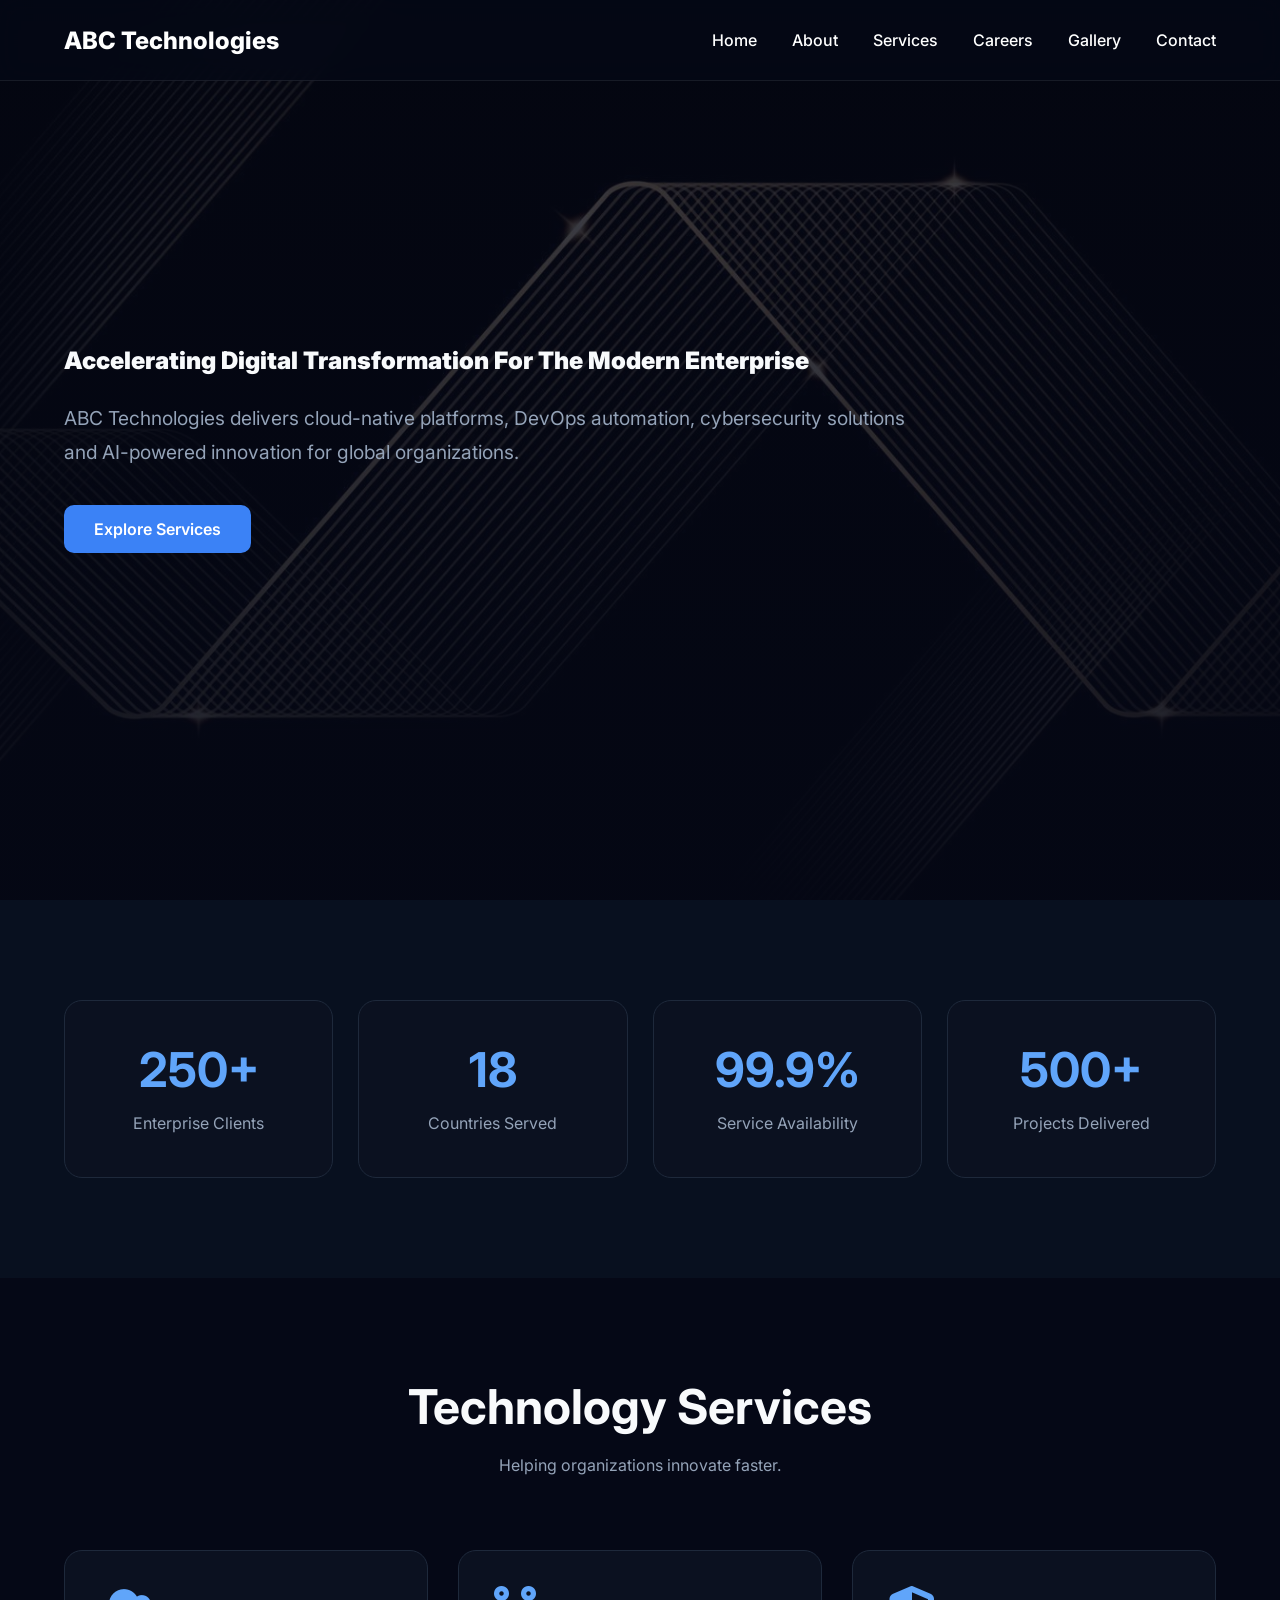
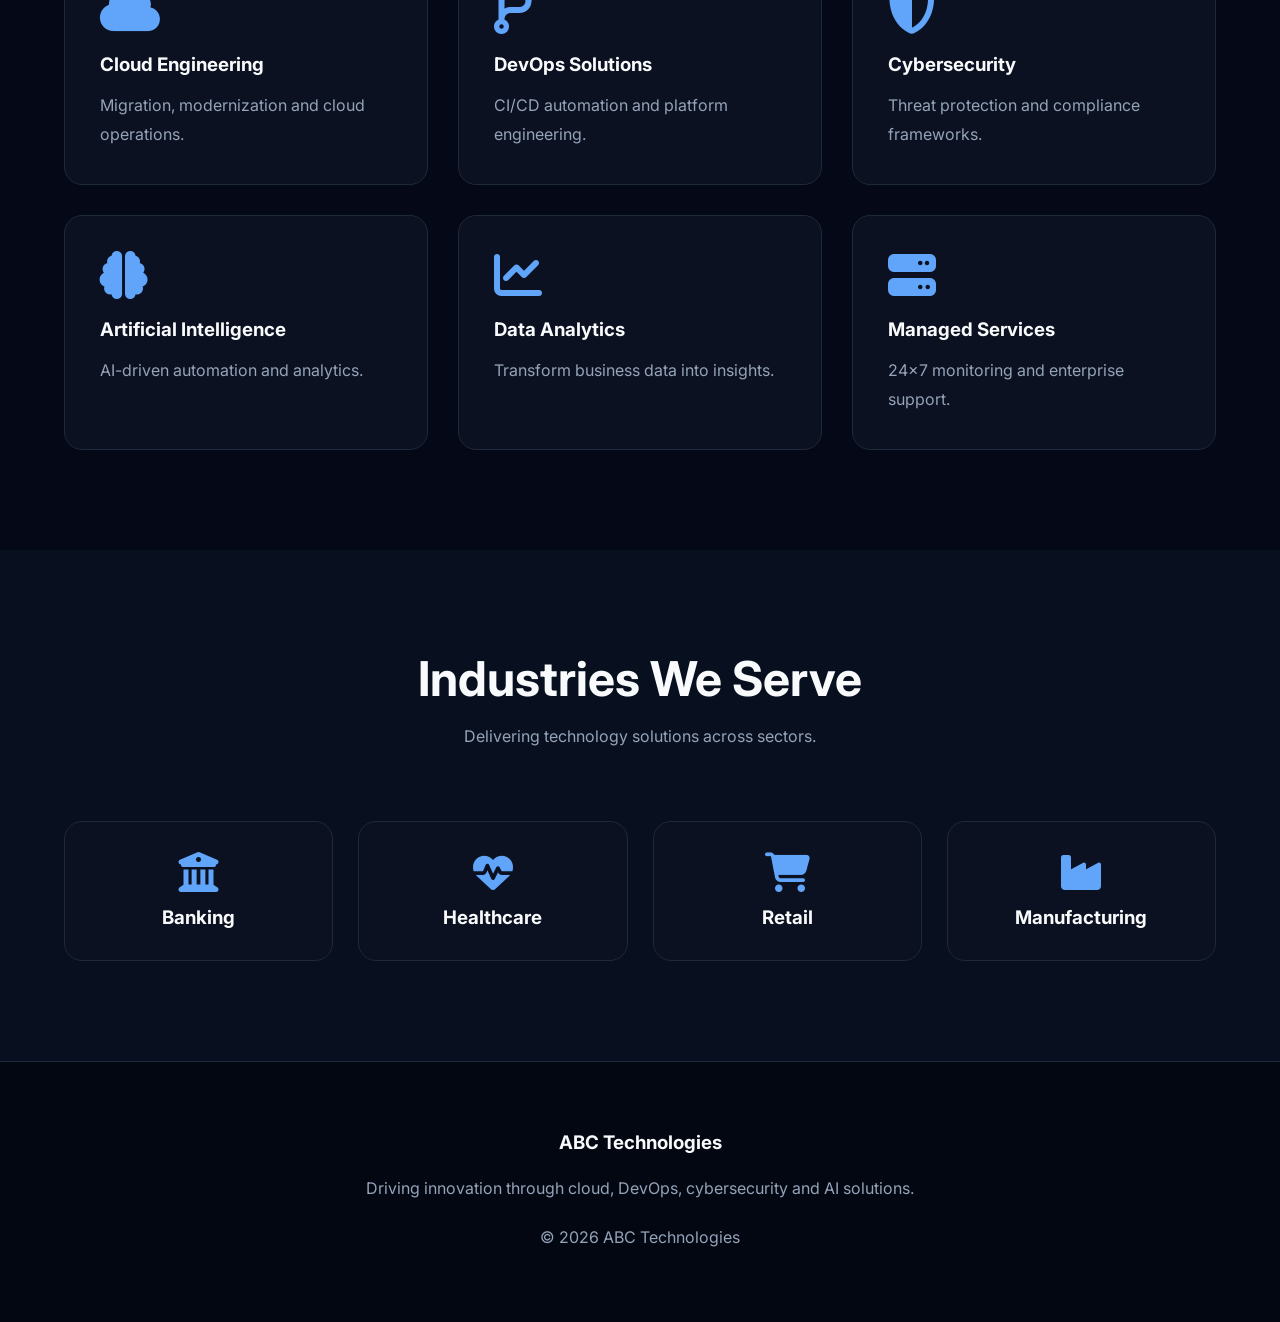
<file: index.html>
<!DOCTYPE html>
<html lang="en">

<head>

<meta charset="UTF-8">

<meta name="viewport" content="width=device-width, initial-scale=1.0">

<title>ABC Technologies</title>

<link rel="stylesheet" href="css/style.css">

<link rel="stylesheet"
href="https://cdnjs.cloudflare.com/ajax/libs/font-awesome/6.5.1/css/all.min.css">

</head>

<body>

<nav class="navbar">

<div class="nav-container">

<div class="logo">

ABC Technologies

</div>

<ul class="nav-links">

<li><a href="index.html">Home</a></li>

<li><a href="about.html">About</a></li>

<li><a href="services.html">Services</a></li>

<li><a href="careers.html">Careers</a></li>

<li><a href="gallery.html">Gallery</a></li>

<li><a href="contact.html">Contact</a></li>

</ul>

</div>

</nav>

<section class="hero">

<div class="container">

<div class="hero-content">

<h1>
Accelerating Digital Transformation
For The Modern Enterprise
</h1>

<p>

ABC Technologies delivers cloud-native platforms,
DevOps automation, cybersecurity solutions and
AI-powered innovation for global organizations.

</p>

<a href="services.html" class="btn">

Explore Services

</a>

</div>

</div>

</section>

<!-- METRICS -->

<section class="metrics">

<div class="container">

<div class="metrics-grid">

<div class="metric-card">
<h3>250+</h3>
<p>Enterprise Clients</p>
</div>

<div class="metric-card">
<h3>18</h3>
<p>Countries Served</p>
</div>

<div class="metric-card">
<h3>99.9%</h3>
<p>Service Availability</p>
</div>

<div class="metric-card">
<h3>500+</h3>
<p>Projects Delivered</p>
</div>

</div>

</div>

</section>

<!-- SERVICES -->

<section>

<div class="container">

<div class="section-title">

<h2>Technology Services</h2>

<p>
Helping organizations innovate faster.
</p>

</div>

<div class="services-grid">

<div class="service-box">
<i class="fas fa-cloud"></i>
<h3>Cloud Engineering</h3>
<p>
Migration, modernization and cloud operations.
</p>
</div>

<div class="service-box">
<i class="fas fa-code-branch"></i>
<h3>DevOps Solutions</h3>
<p>
CI/CD automation and platform engineering.
</p>
</div>

<div class="service-box">
<i class="fas fa-shield-alt"></i>
<h3>Cybersecurity</h3>
<p>
Threat protection and compliance frameworks.
</p>
</div>

<div class="service-box">
<i class="fas fa-brain"></i>
<h3>Artificial Intelligence</h3>
<p>
AI-driven automation and analytics.
</p>
</div>

<div class="service-box">
<i class="fas fa-chart-line"></i>
<h3>Data Analytics</h3>
<p>
Transform business data into insights.
</p>
</div>

<div class="service-box">
<i class="fas fa-server"></i>
<h3>Managed Services</h3>
<p>
24x7 monitoring and enterprise support.
</p>
</div>

</div>

</div>

</section>

<!-- INDUSTRIES -->

<section class="industries">

<div class="container">

<div class="section-title">

<h2>Industries We Serve</h2>

<p>
Delivering technology solutions across sectors.
</p>

</div>

<div class="industry-grid">

<div class="industry-card">
<i class="fas fa-university"></i>
<h3>Banking</h3>
</div>

<div class="industry-card">
<i class="fas fa-heartbeat"></i>
<h3>Healthcare</h3>
</div>

<div class="industry-card">
<i class="fas fa-shopping-cart"></i>
<h3>Retail</h3>
</div>

<div class="industry-card">
<i class="fas fa-industry"></i>
<h3>Manufacturing</h3>
</div>

</div>

</div>

</section>

<footer class="footer">

<div class="container">

<h3>ABC Technologies</h3>

<br>

<p>
Driving innovation through cloud, DevOps,
cybersecurity and AI solutions.
</p>

<br>

<p>
© 2026 ABC Technologies
</p>

</div>

</footer>

</body>
</html>
</file>
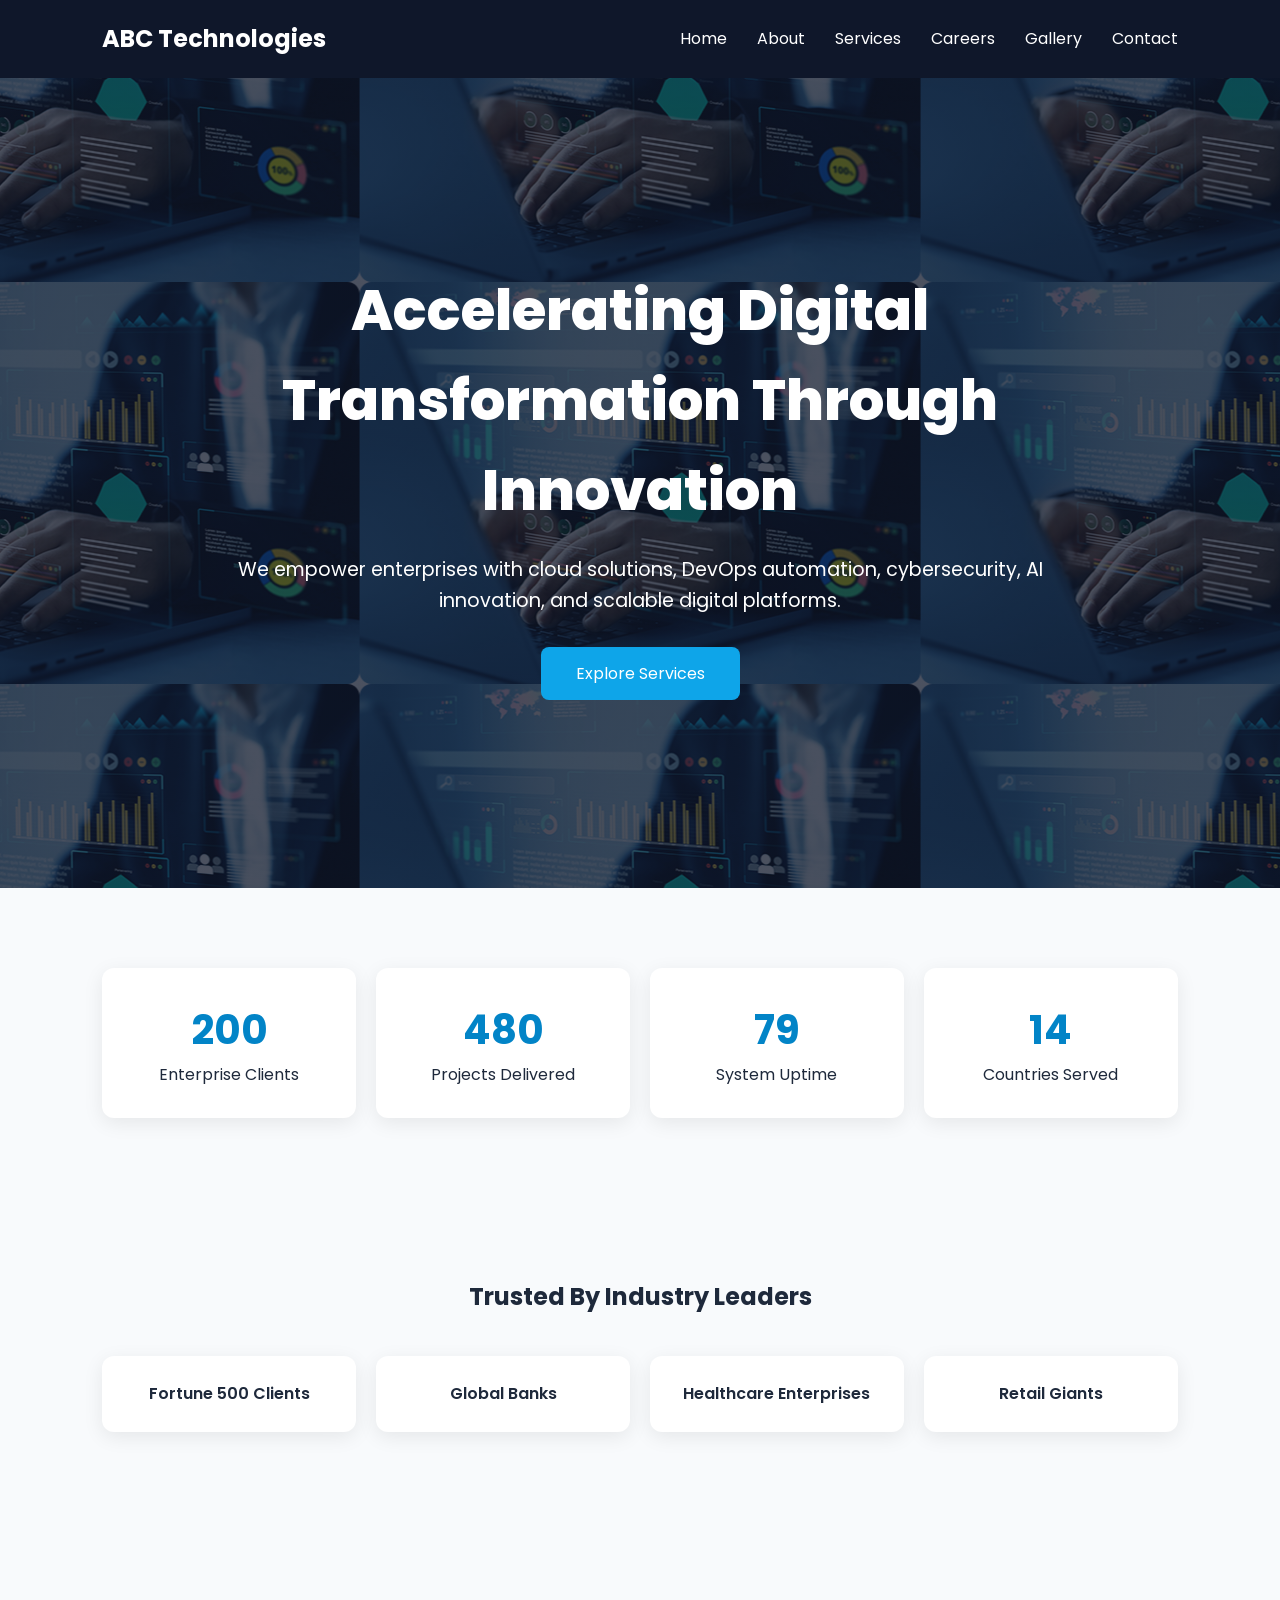
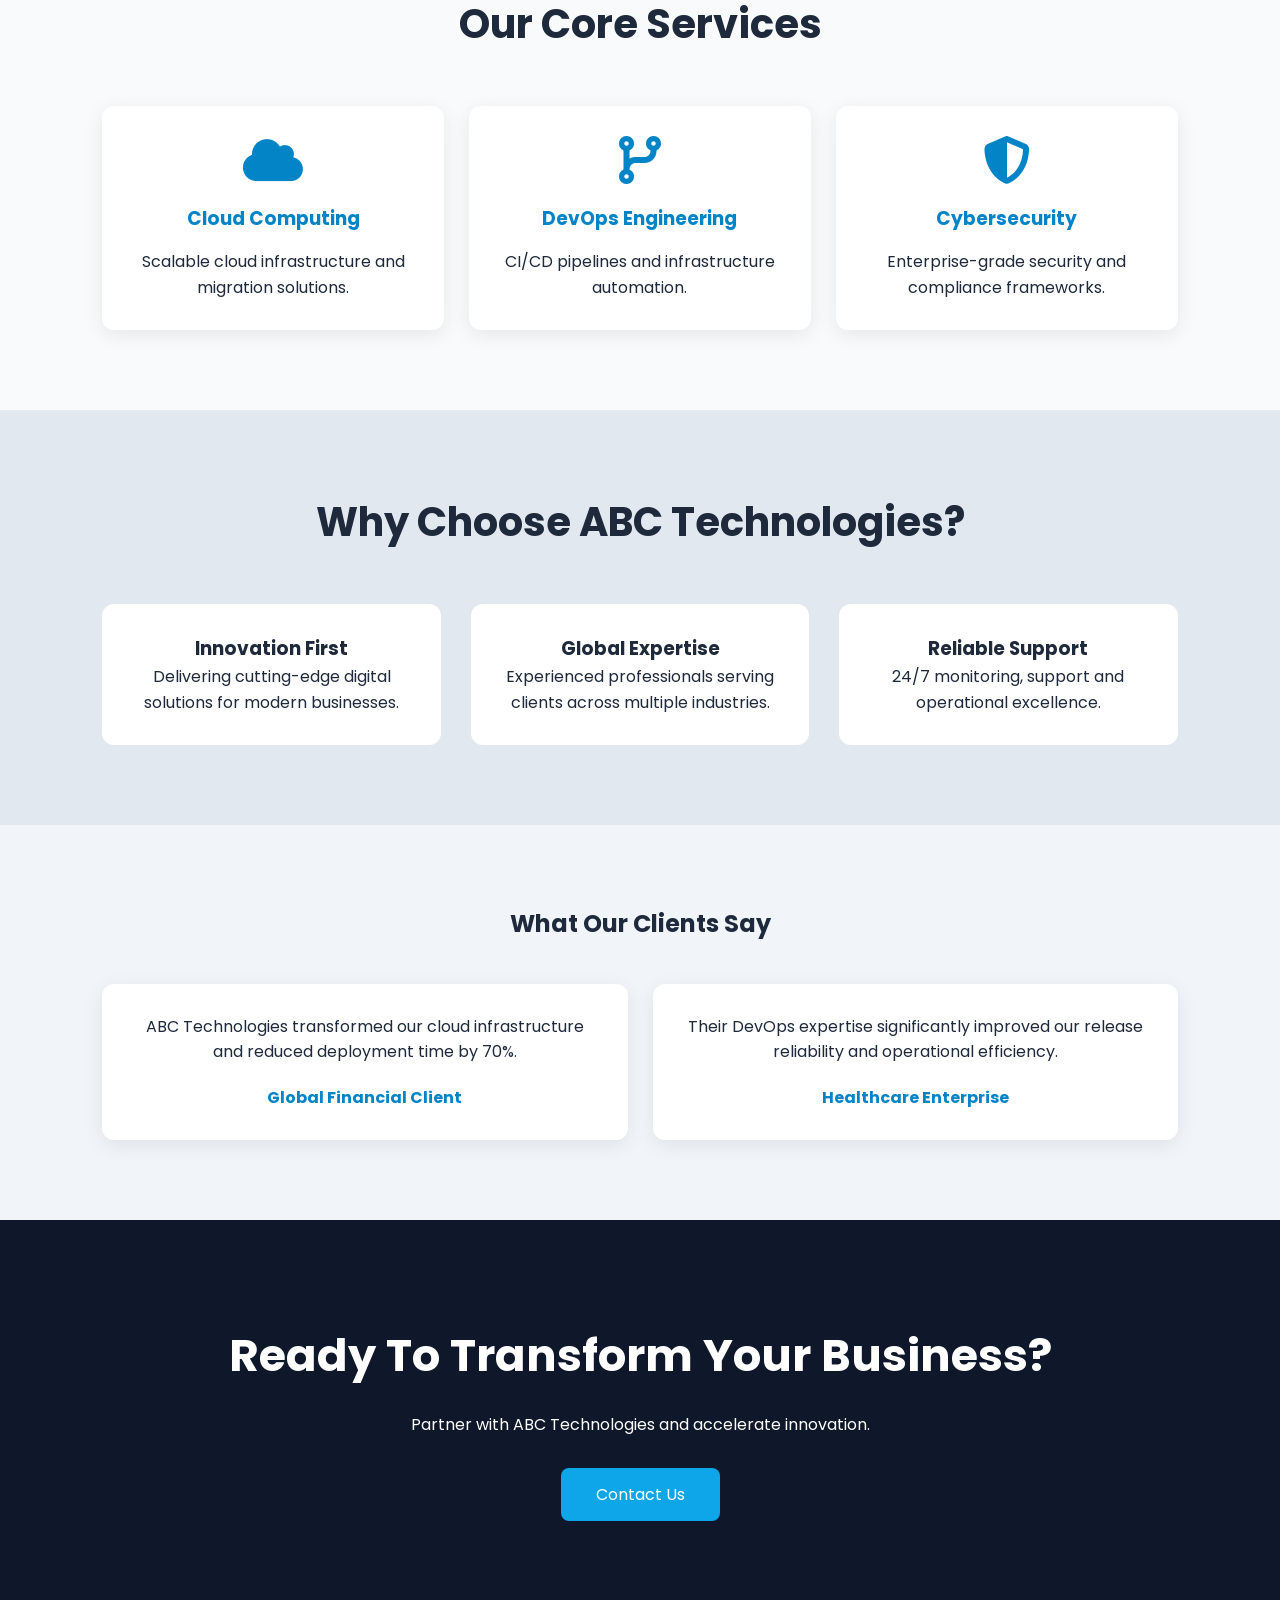
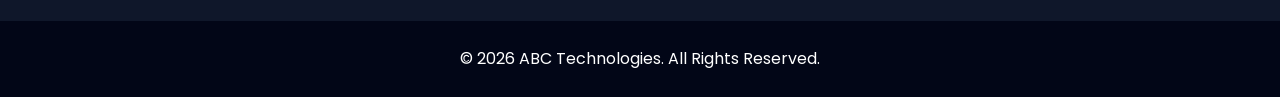
<file: backup/index.html>
<!DOCTYPE html>
<html lang="en">

<head>
    <meta charset="UTF-8">
    <meta name="viewport" content="width=device-width, initial-scale=1.0">
    <title>ABC Technologies | Digital Transformation Experts</title>

    <link rel="stylesheet" href="css/style.css">

    <link rel="preconnect" href="https://fonts.googleapis.com">
    <link rel="preconnect" href="https://fonts.gstatic.com" crossorigin>

    <link href="https://fonts.googleapis.com/css2?family=Poppins:wght@300;400;500;600;700;800&display=swap"
        rel="stylesheet">
        <link rel="stylesheet"
href="https://cdnjs.cloudflare.com/ajax/libs/font-awesome/6.5.1/css/all.min.css">
</head>

<body>

    <!-- Navigation -->

    <header>
        <nav class="navbar">

            <div class="logo">
                ABC Technologies
            </div>

            <ul class="nav-links">

                <li><a href="index.html">Home</a></li>

                <li><a href="about.html">About</a></li>

                <li><a href="services.html">Services</a></li>

                <li><a href="careers.html">Careers</a></li>

                <li><a href="gallery.html">Gallery</a></li>

                <li><a href="contact.html">Contact</a></li>

            </ul>

        </nav>
    </header>

    <!-- Hero Section -->

    <section class="hero">

        <div class="hero-content">

            <h1>
                Accelerating Digital Transformation Through Innovation
            </h1>

            <p>
                We empower enterprises with cloud solutions, DevOps automation,
                cybersecurity, AI innovation, and scalable digital platforms.
            </p>

            <a href="services.html" class="btn">
                Explore Services
            </a>

        </div>

    </section>

    <!-- Statistics -->

    <section class="stats">

        <div class="stat-card">

            <h2>250+</h2>

            <p>Enterprise Clients</p>

        </div>

        <div class="stat-card">

            <h2>600+</h2>

            <p>Projects Delivered</p>

        </div>

        <div class="stat-card">

            <h2>99.9%</h2>

            <p>System Uptime</p>

        </div>

        <div class="stat-card">

            <h2>18+</h2>

            <p>Countries Served</p>

        </div>

    </section>
    <section class="clients">

    <h2>Trusted By Industry Leaders</h2>

    <div class="client-grid">

        <div class="client-card">Fortune 500 Clients</div>

        <div class="client-card">Global Banks</div>

        <div class="client-card">Healthcare Enterprises</div>

        <div class="client-card">Retail Giants</div>

    </div>

</section>
    <!-- Services Preview -->

    <section class="services-preview">

        <h2>Our Core Services</h2>

        <div class="service-grid">

    <div class="service-card">
        <i class="fas fa-cloud"></i>
        <h3>Cloud Computing</h3>
        <p>Scalable cloud infrastructure and migration solutions.</p>
    </div>

    <div class="service-card">
        <i class="fas fa-code-branch"></i>
        <h3>DevOps Engineering</h3>
        <p>CI/CD pipelines and infrastructure automation.</p>
    </div>

    <div class="service-card">
        <i class="fas fa-shield-alt"></i>
        <h3>Cybersecurity</h3>
        <p>Enterprise-grade security and compliance frameworks.</p>
    </div>

</div>

    </section>

    <!-- Why Choose Us -->

    <section class="why-us">

        <h2>Why Choose ABC Technologies?</h2>

        <div class="why-grid">

            <div>
                <h3>Innovation First</h3>
                <p>
                    Delivering cutting-edge digital solutions
                    for modern businesses.
                </p>
            </div>

            <div>
                <h3>Global Expertise</h3>
                <p>
                    Experienced professionals serving clients
                    across multiple industries.
                </p>
            </div>

            <div>
                <h3>Reliable Support</h3>
                <p>
                    24/7 monitoring, support and operational excellence.
                </p>
            </div>

        </div>

    </section>
    <section class="testimonials">

    <h2>What Our Clients Say</h2>

    <div class="testimonial-grid">

        <div class="testimonial-card">

            <p>
                ABC Technologies transformed our cloud infrastructure and
                reduced deployment time by 70%.
            </p>

            <h4>Global Financial Client</h4>

        </div>

        <div class="testimonial-card">

            <p>
                Their DevOps expertise significantly improved our release
                reliability and operational efficiency.
            </p>

            <h4>Healthcare Enterprise</h4>

        </div>

    </div>

</section>

    <!-- CTA -->

    <section class="cta">

        <h2>Ready To Transform Your Business?</h2>

        <p>
            Partner with ABC Technologies and accelerate innovation.
        </p>

        <a href="contact.html" class="btn">
            Contact Us
        </a>

    </section>

    <footer>

        <p>
            © 2026 ABC Technologies. All Rights Reserved.
        </p>

    </footer>
<script src="js/script.js"></script>
</body>

</html>
</file>
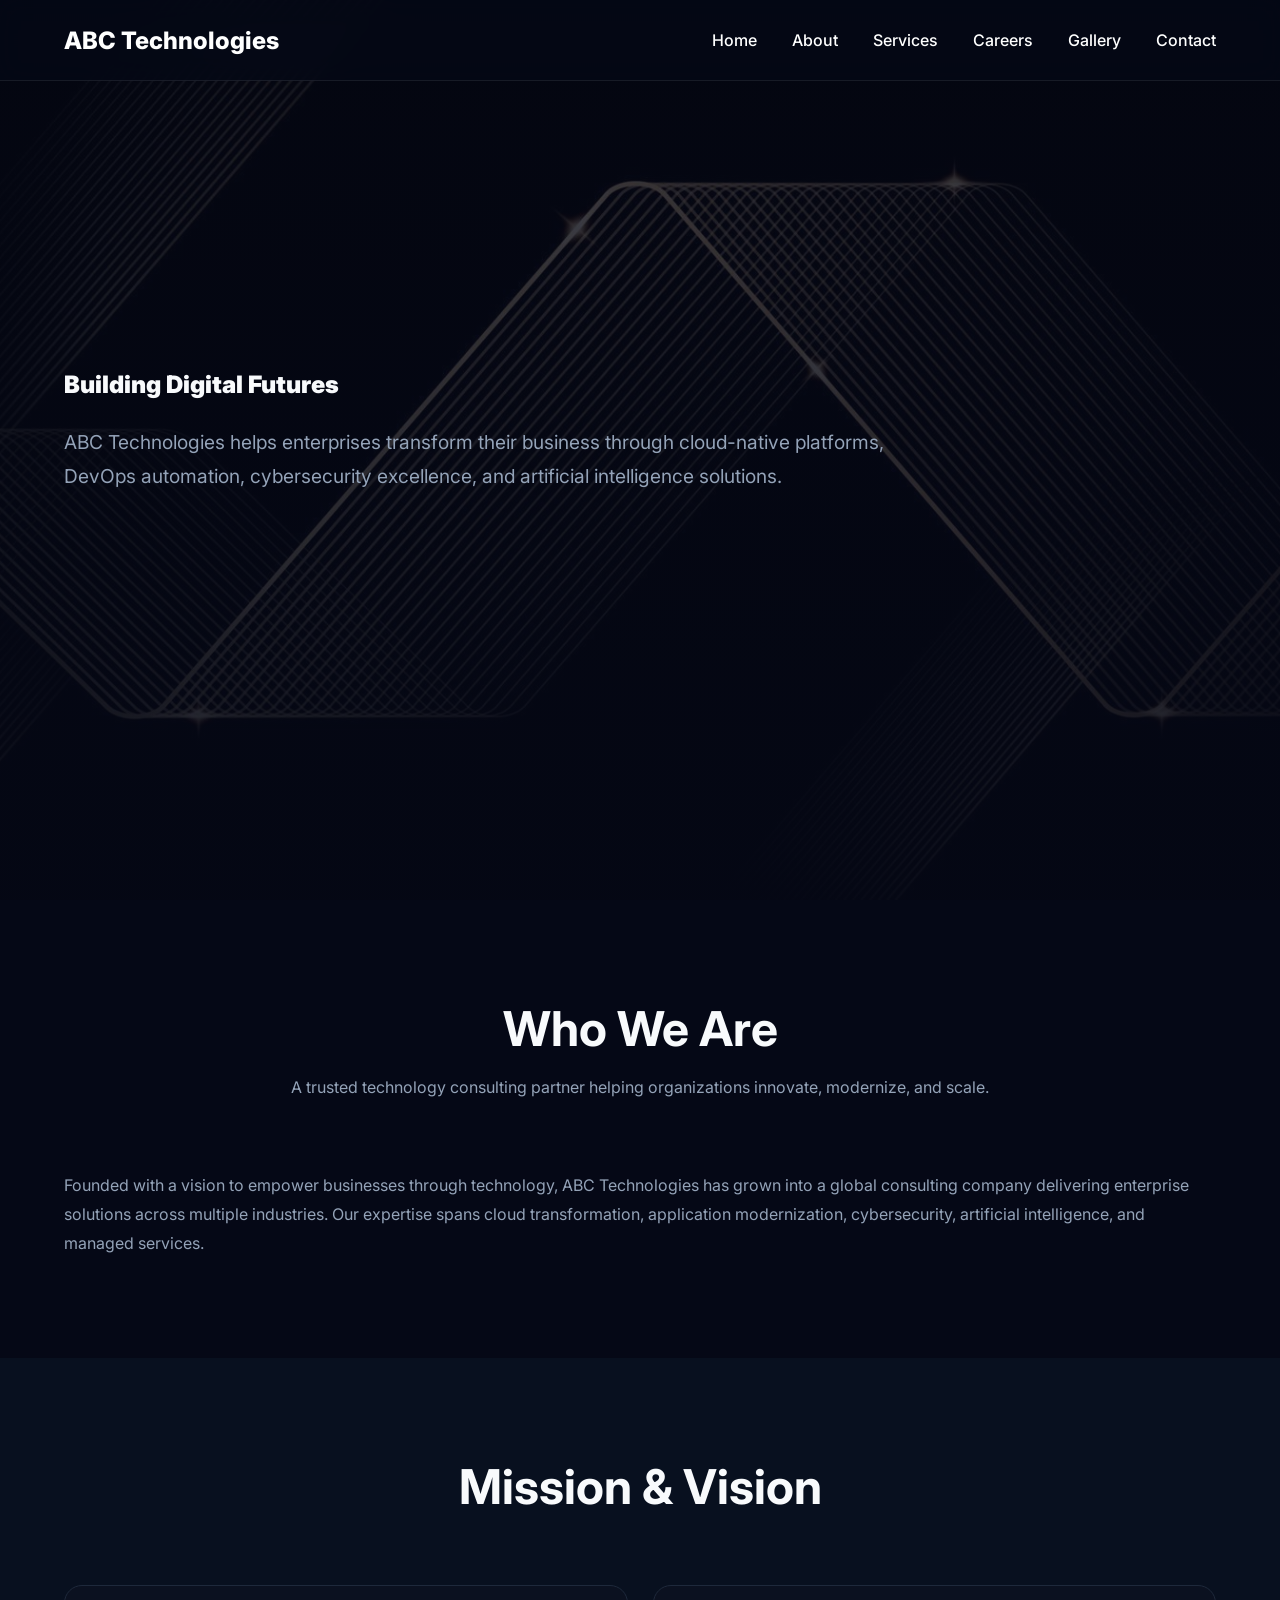
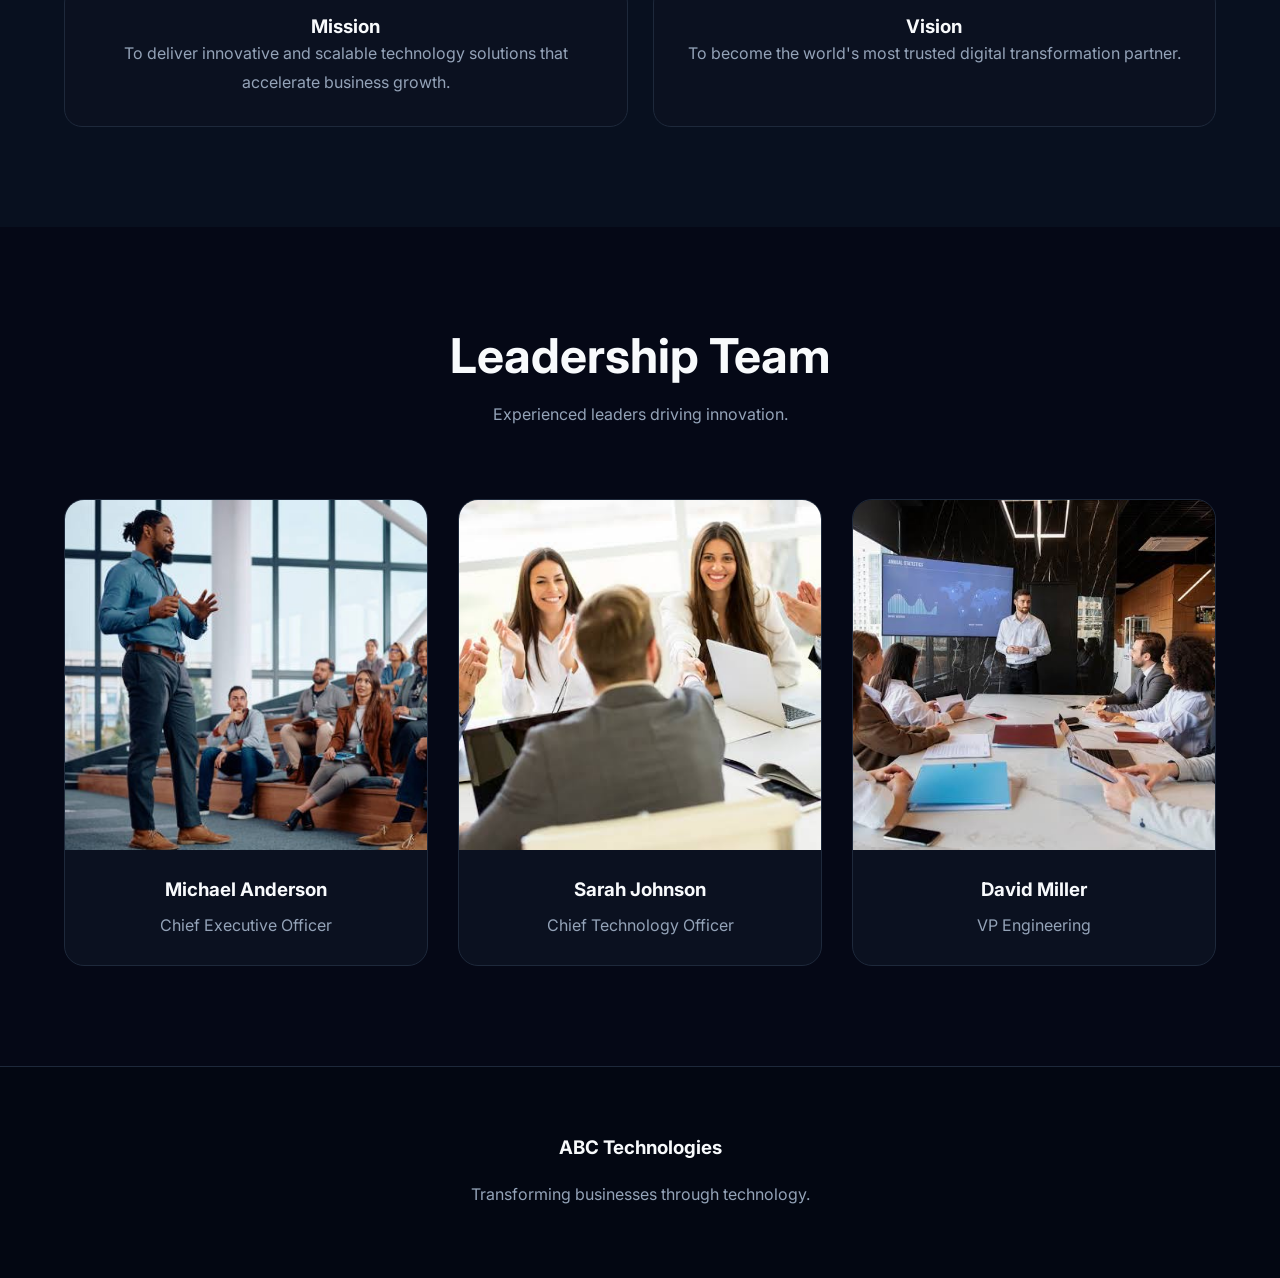
<file: about.html>
<!DOCTYPE html>
<html lang="en">

<head>

<meta charset="UTF-8">
<meta name="viewport" content="width=device-width, initial-scale=1.0">

<title>About Us | ABC Technologies</title>

<link rel="stylesheet" href="css/style.css">

<link rel="stylesheet"
href="https://cdnjs.cloudflare.com/ajax/libs/font-awesome/6.5.1/css/all.min.css">

</head>

<body>

<nav class="navbar">

<div class="nav-container">

<div class="logo">
ABC Technologies
</div>

<ul class="nav-links">

<li><a href="index.html">Home</a></li>
<li><a href="about.html">About</a></li>
<li><a href="services.html">Services</a></li>
<li><a href="careers.html">Careers</a></li>
<li><a href="gallery.html">Gallery</a></li>
<li><a href="contact.html">Contact</a></li>

</ul>

</div>

</nav>

<section class="hero">

<div class="container">

<div class="hero-content">

<h1>Building Digital Futures</h1>

<p>

ABC Technologies helps enterprises transform
their business through cloud-native platforms,
DevOps automation, cybersecurity excellence,
and artificial intelligence solutions.

</p>

</div>

</div>

</section>

<section>

<div class="container">

<div class="section-title">

<h2>Who We Are</h2>

<p>
A trusted technology consulting partner helping
organizations innovate, modernize, and scale.
</p>

</div>

<p>

Founded with a vision to empower businesses through
technology, ABC Technologies has grown into a
global consulting company delivering enterprise
solutions across multiple industries.

Our expertise spans cloud transformation,
application modernization, cybersecurity,
artificial intelligence, and managed services.

</p>

</div>

</section>

<section class="industries">

<div class="container">

<div class="section-title">

<h2>Mission & Vision</h2>

</div>

<div class="industry-grid">

<div class="industry-card">

<h3>Mission</h3>

<p>

To deliver innovative and scalable technology
solutions that accelerate business growth.

</p>

</div>

<div class="industry-card">

<h3>Vision</h3>

<p>

To become the world's most trusted digital
transformation partner.

</p>

</div>

</div>

</div>

</section>

<section>

<div class="container">

<div class="section-title">

<h2>Leadership Team</h2>

<p>
Experienced leaders driving innovation.
</p>

</div>

<div class="leader-grid">

<div class="leader-card">

<img src="images/leader1.jpg">

<div class="leader-info">

<h3>Michael Anderson</h3>

<p>Chief Executive Officer</p>

</div>

</div>

<div class="leader-card">

<img src="images/leader2.jpg">

<div class="leader-info">

<h3>Sarah Johnson</h3>

<p>Chief Technology Officer</p>

</div>

</div>

<div class="leader-card">

<img src="images/leader3.jpg">

<div class="leader-info">

<h3>David Miller</h3>

<p>VP Engineering</p>

</div>

</div>

</div>

</div>

</section>

<footer class="footer">

<div class="container">

<h3>ABC Technologies</h3>

<br>

<p>
Transforming businesses through technology.
</p>

</div>

</footer>

</body>

</html>
</file>
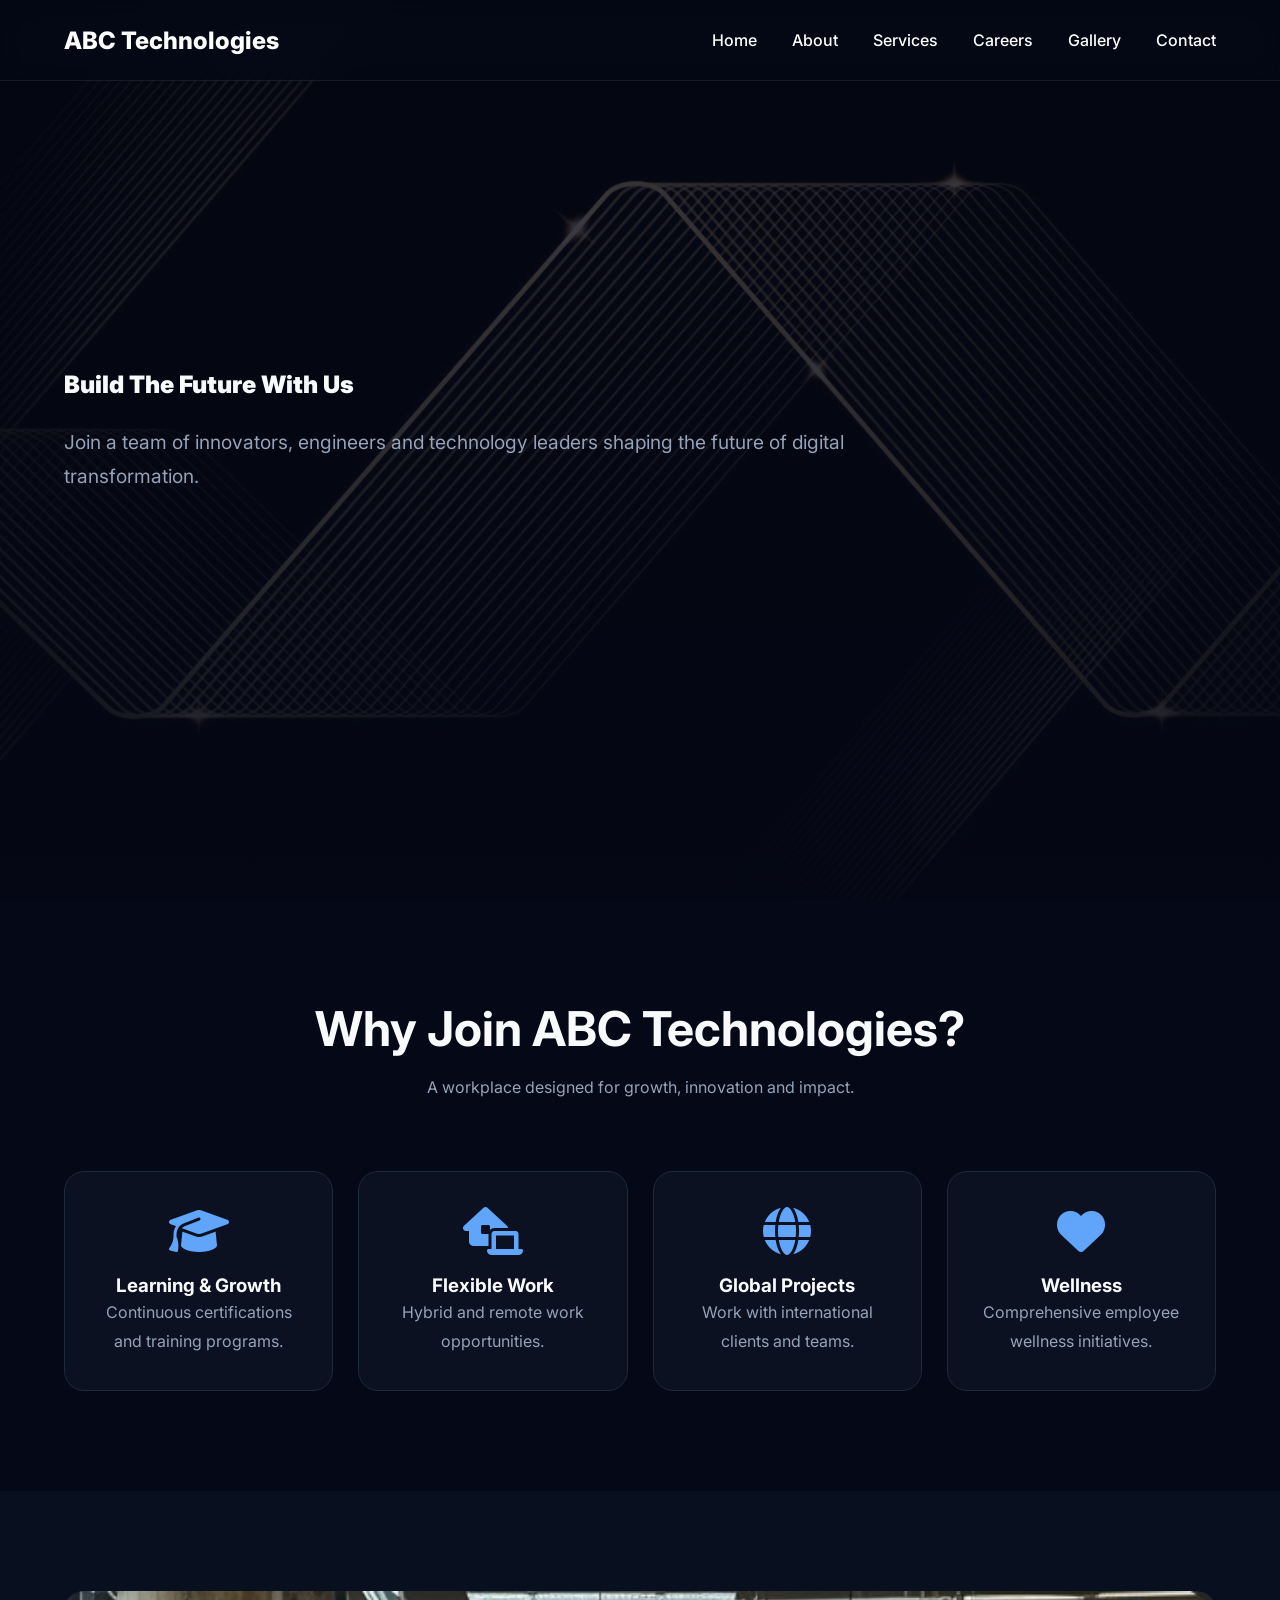
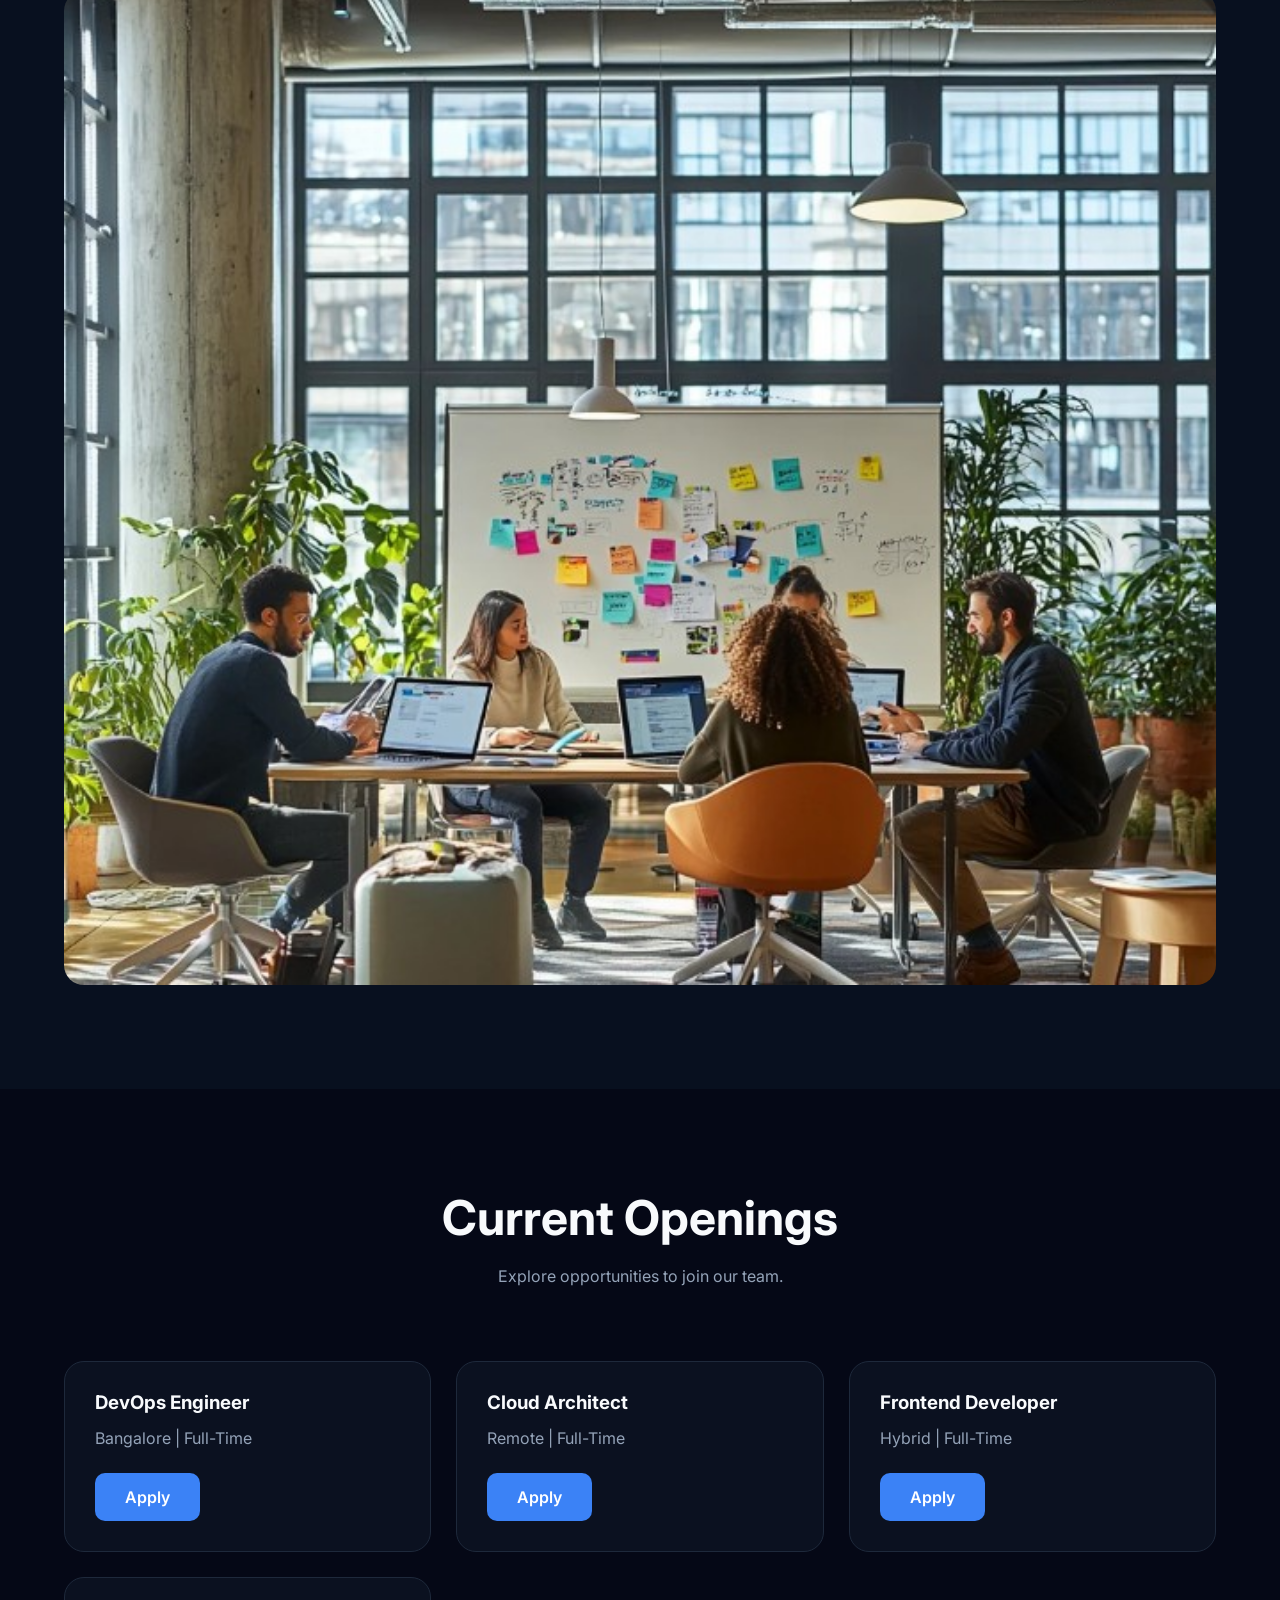
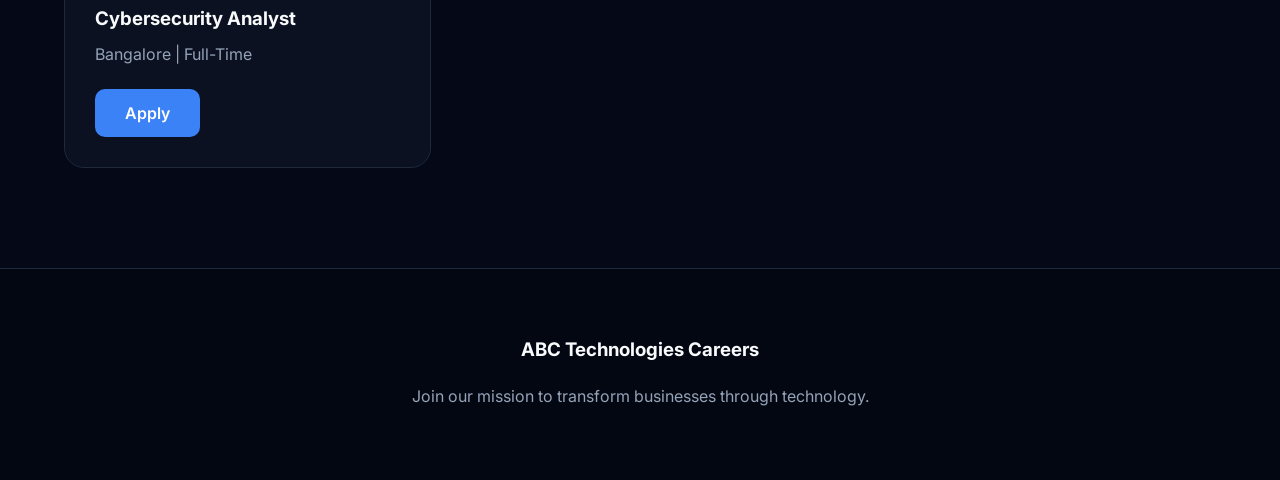
<file: careers.html>
<!DOCTYPE html>
<html lang="en">

<head>

<meta charset="UTF-8">
<meta name="viewport" content="width=device-width, initial-scale=1.0">

<title>Careers | ABC Technologies</title>

<link rel="stylesheet" href="css/style.css">

<link rel="stylesheet"
href="https://cdnjs.cloudflare.com/ajax/libs/font-awesome/6.5.1/css/all.min.css">

</head>

<body>

<nav class="navbar">

<div class="nav-container">

<div class="logo">
ABC Technologies
</div>

<ul class="nav-links">
<li><a href="index.html">Home</a></li>
<li><a href="about.html">About</a></li>
<li><a href="services.html">Services</a></li>
<li><a href="careers.html">Careers</a></li>
<li><a href="gallery.html">Gallery</a></li>
<li><a href="contact.html">Contact</a></li>
</ul>

</div>

</nav>

<section class="hero">

<div class="container">

<div class="hero-content">

<h1>Build The Future With Us</h1>

<p>
Join a team of innovators, engineers and
technology leaders shaping the future of
digital transformation.
</p>

</div>

</div>

</section>

<section>

<div class="container">

<div class="section-title">

<h2>Why Join ABC Technologies?</h2>

<p>
A workplace designed for growth, innovation
and impact.
</p>

</div>

<div class="benefits-grid">

<div class="benefit-card">
<i class="fas fa-graduation-cap"></i>
<h3>Learning & Growth</h3>
<p>Continuous certifications and training programs.</p>
</div>

<div class="benefit-card">
<i class="fas fa-laptop-house"></i>
<h3>Flexible Work</h3>
<p>Hybrid and remote work opportunities.</p>
</div>

<div class="benefit-card">
<i class="fas fa-globe"></i>
<h3>Global Projects</h3>
<p>Work with international clients and teams.</p>
</div>

<div class="benefit-card">
<i class="fas fa-heart"></i>
<h3>Wellness</h3>
<p>Comprehensive employee wellness initiatives.</p>
</div>

</div>

</div>

</section>

<section class="industries">

<div class="container">

<div class="career-banner">

<img src="images/team.jpg" alt="Team">

</div>

</div>

</section>

<section>

<div class="container">

<div class="section-title">

<h2>Current Openings</h2>

<p>
Explore opportunities to join our team.
</p>

</div>

<div class="jobs-grid">

<div class="job-card">
<h3>DevOps Engineer</h3>
<p>Bangalore | Full-Time</p>
<a href="contact.html" class="btn">Apply</a>
</div>

<div class="job-card">
<h3>Cloud Architect</h3>
<p>Remote | Full-Time</p>
<a href="contact.html" class="btn">Apply</a>
</div>

<div class="job-card">
<h3>Frontend Developer</h3>
<p>Hybrid | Full-Time</p>
<a href="contact.html" class="btn">Apply</a>
</div>

<div class="job-card">
<h3>Cybersecurity Analyst</h3>
<p>Bangalore | Full-Time</p>
<a href="contact.html" class="btn">Apply</a>
</div>

</div>

</div>

</section>

<footer class="footer">

<div class="container">

<h3>ABC Technologies Careers</h3>

<br>

<p>
Join our mission to transform businesses through technology.
</p>

</div>

</footer>

</body>

</html>
</file>
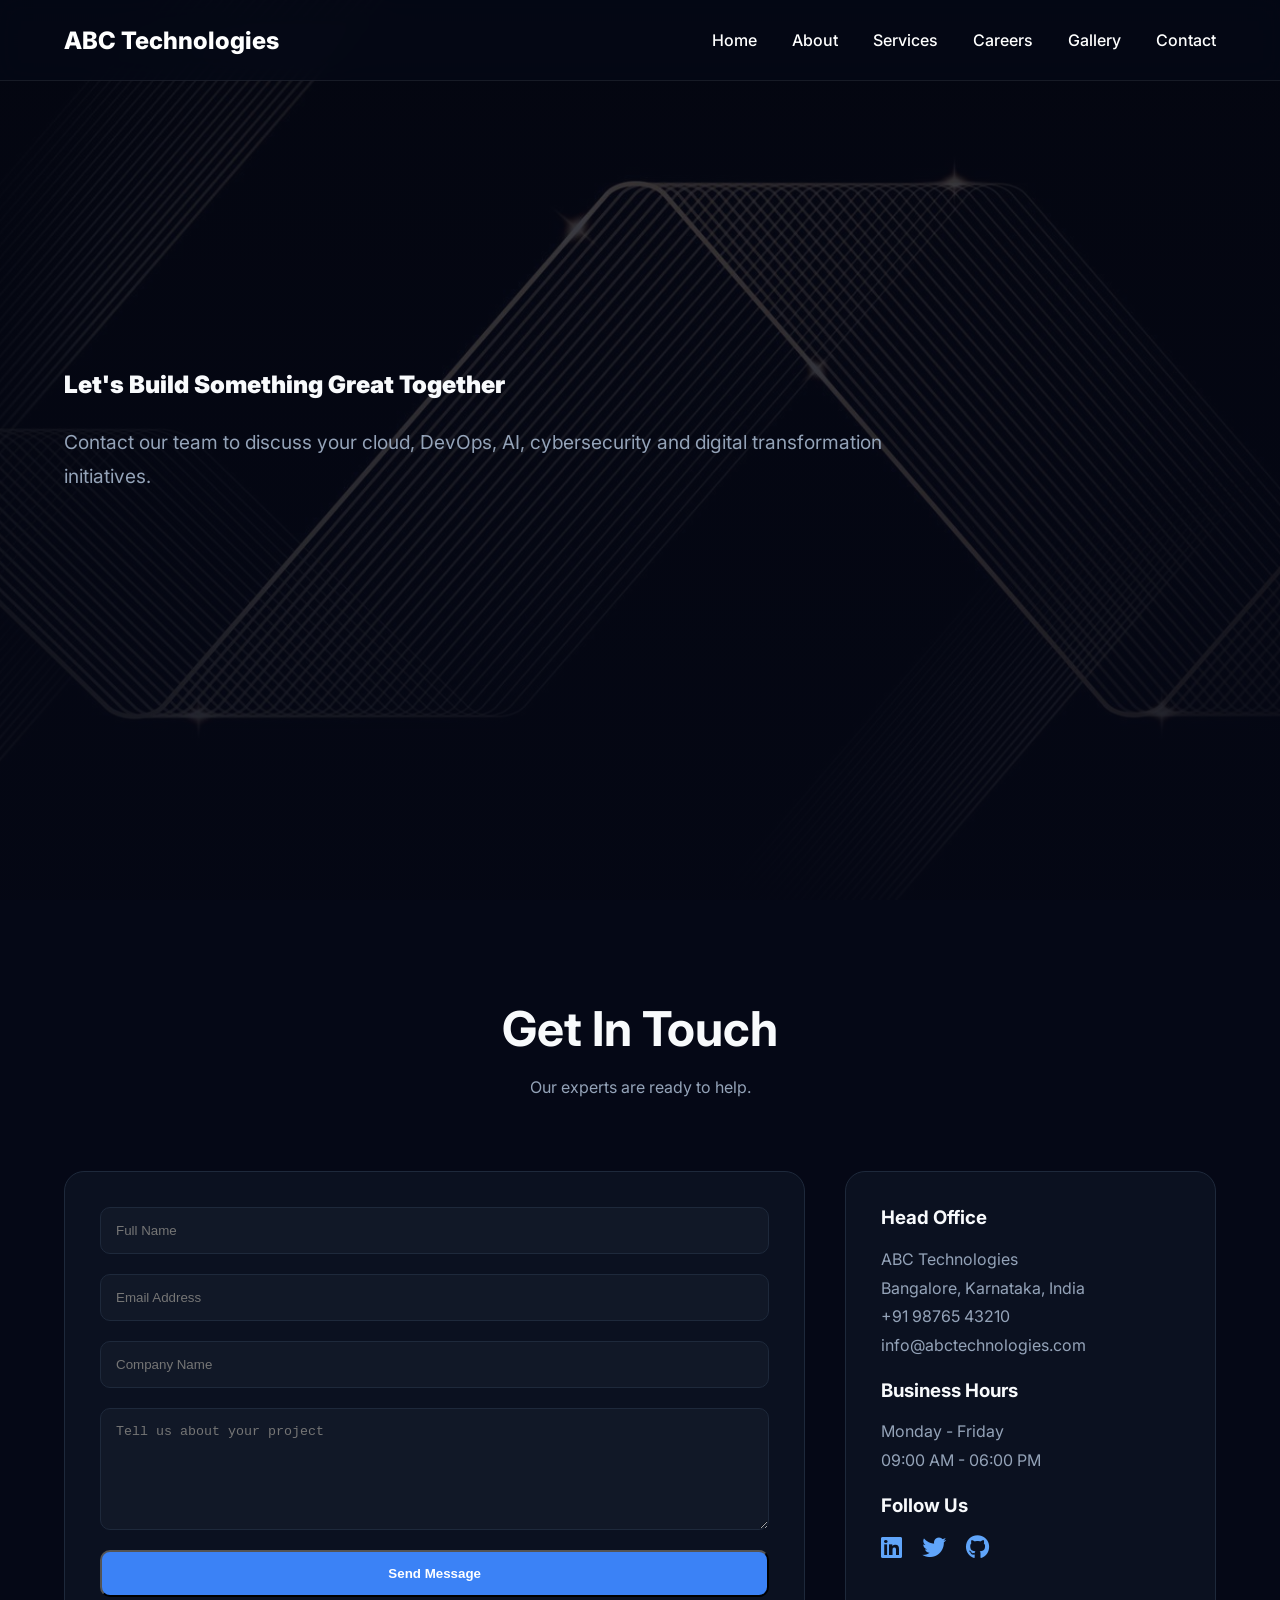
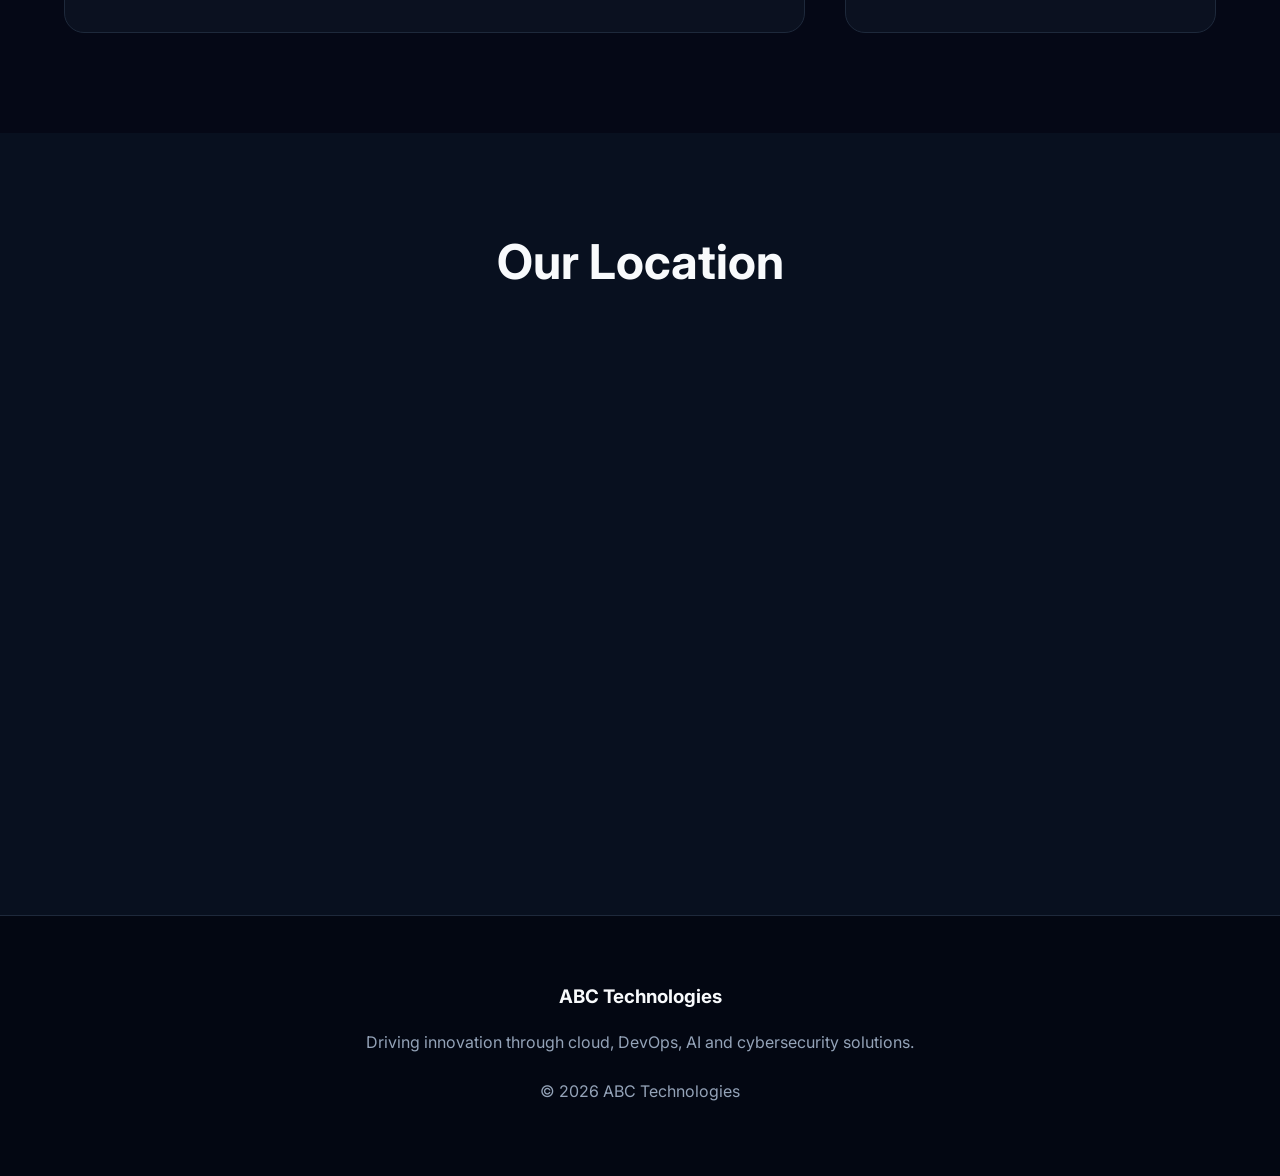
<file: contact.html>
<!DOCTYPE html>
<html lang="en">

<head>

<meta charset="UTF-8">
<meta name="viewport" content="width=device-width, initial-scale=1.0">

<title>Contact Us | ABC Technologies</title>

<link rel="stylesheet" href="css/style.css">

<link rel="stylesheet"
href="https://cdnjs.cloudflare.com/ajax/libs/font-awesome/6.5.1/css/all.min.css">

</head>

<body>

<nav class="navbar">

<div class="nav-container">

<div class="logo">
ABC Technologies
</div>

<ul class="nav-links">
<li><a href="index.html">Home</a></li>
<li><a href="about.html">About</a></li>
<li><a href="services.html">Services</a></li>
<li><a href="careers.html">Careers</a></li>
<li><a href="gallery.html">Gallery</a></li>
<li><a href="contact.html">Contact</a></li>
</ul>

</div>

</nav>

<section class="hero">

<div class="container">

<div class="hero-content">

<h1>Let's Build Something Great Together</h1>

<p>
Contact our team to discuss your cloud,
DevOps, AI, cybersecurity and digital
transformation initiatives.
</p>

</div>

</div>

</section>

<section>

<div class="container">

<div class="section-title">

<h2>Get In Touch</h2>

<p>
Our experts are ready to help.
</p>

</div>

<div class="contact-wrapper">

<div class="contact-form-container">

<form class="contact-form">

<input type="text" placeholder="Full Name" required>

<input type="email" placeholder="Email Address" required>

<input type="text" placeholder="Company Name">

<textarea rows="6" placeholder="Tell us about your project"></textarea>

<button type="submit" class="btn">
Send Message
</button>

</form>

</div>

<div class="contact-info">

<h3>Head Office</h3>

<p>ABC Technologies</p>

<p>Bangalore, Karnataka, India</p>

<p>+91 98765 43210</p>

<p>info@abctechnologies.com</p>

<br>

<h3>Business Hours</h3>

<p>Monday - Friday</p>

<p>09:00 AM - 06:00 PM</p>

<br>

<h3>Follow Us</h3>

<div class="social-links">

<a href="#"><i class="fab fa-linkedin"></i></a>

<a href="#"><i class="fab fa-twitter"></i></a>

<a href="#"><i class="fab fa-github"></i></a>

</div>

</div>

</div>

</div>

</section>

<section class="industries">

<div class="container">

<div class="section-title">

<h2>Our Location</h2>

</div>

<div class="map-container">

<iframe
src="https://maps.google.com/maps?q=Bangalore&t=&z=11&ie=UTF8&iwloc=&output=embed"
allowfullscreen>
</iframe>

</div>

</div>

</section>

<footer class="footer">

<div class="container">

<h3>ABC Technologies</h3>

<br>

<p>
Driving innovation through cloud, DevOps,
AI and cybersecurity solutions.
</p>

<br>

<p>
© 2026 ABC Technologies
</p>

</div>

</footer>

</body>

</html>
</file>
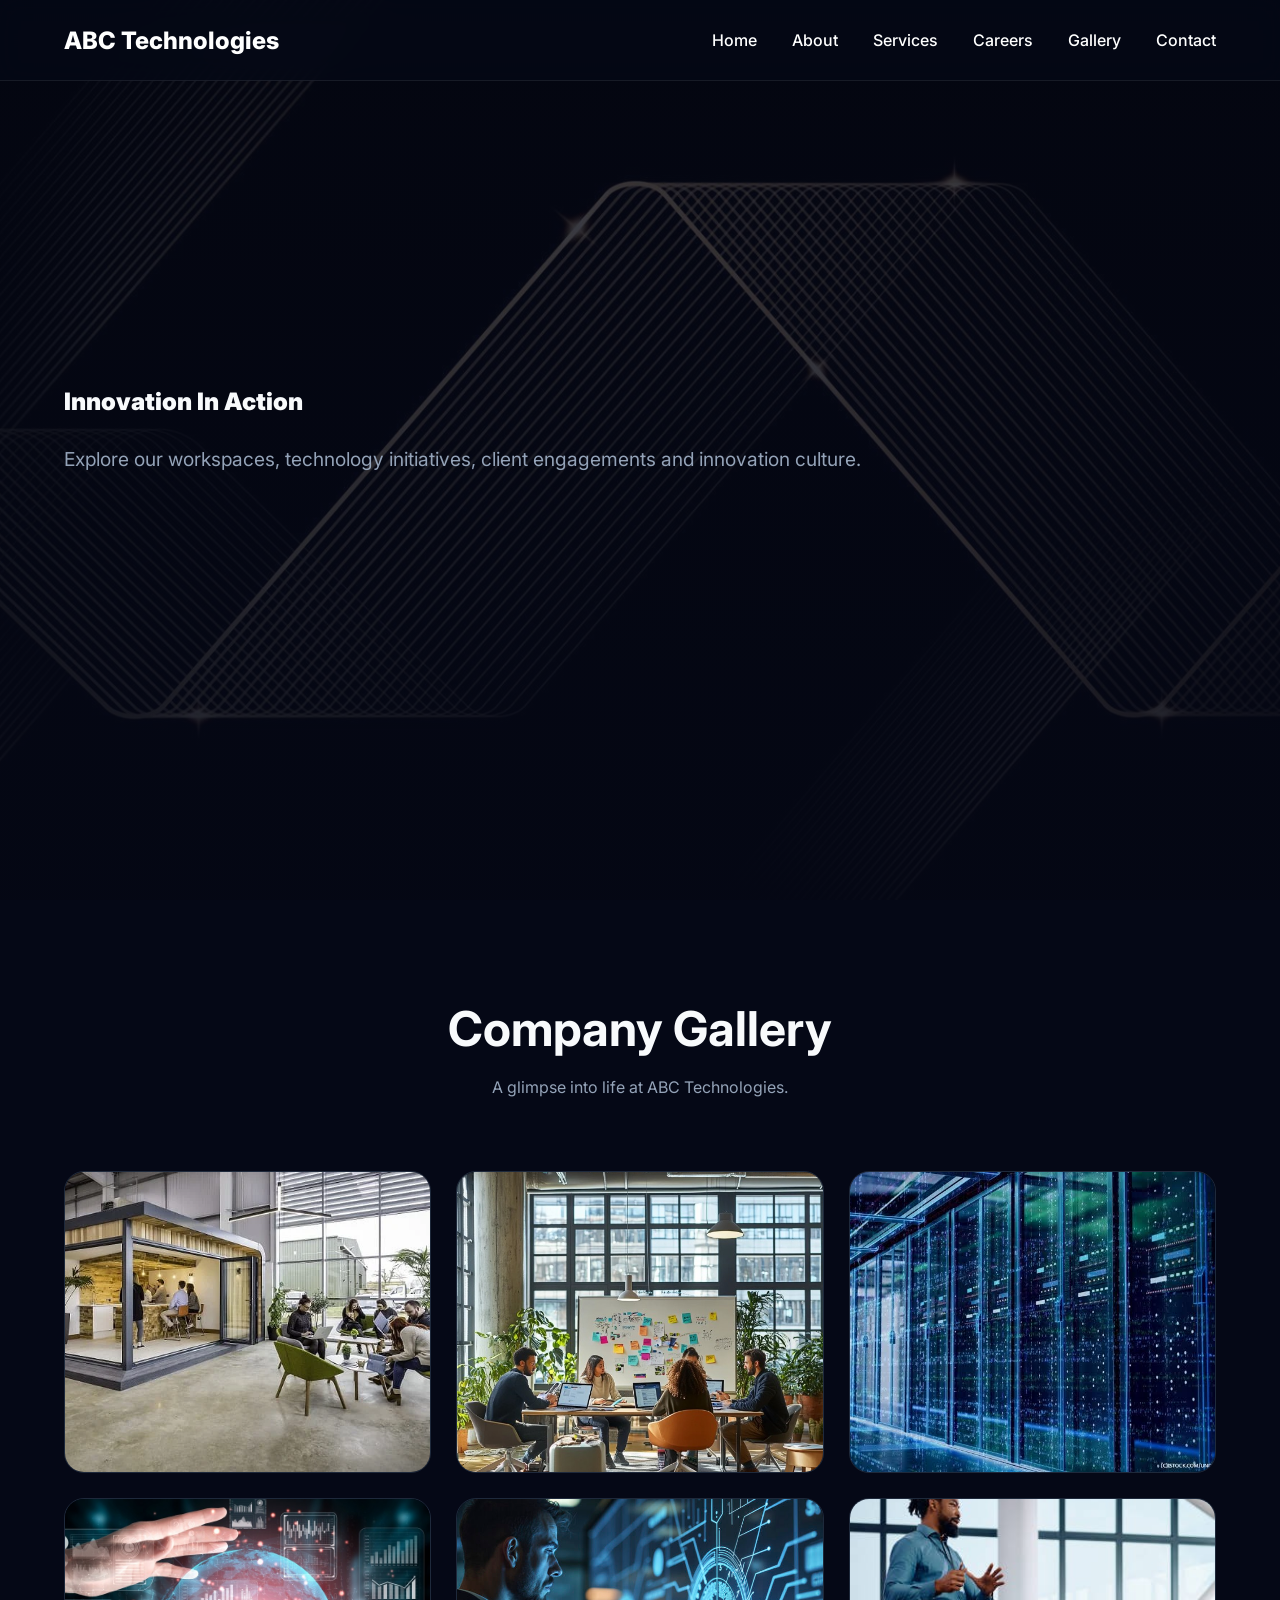
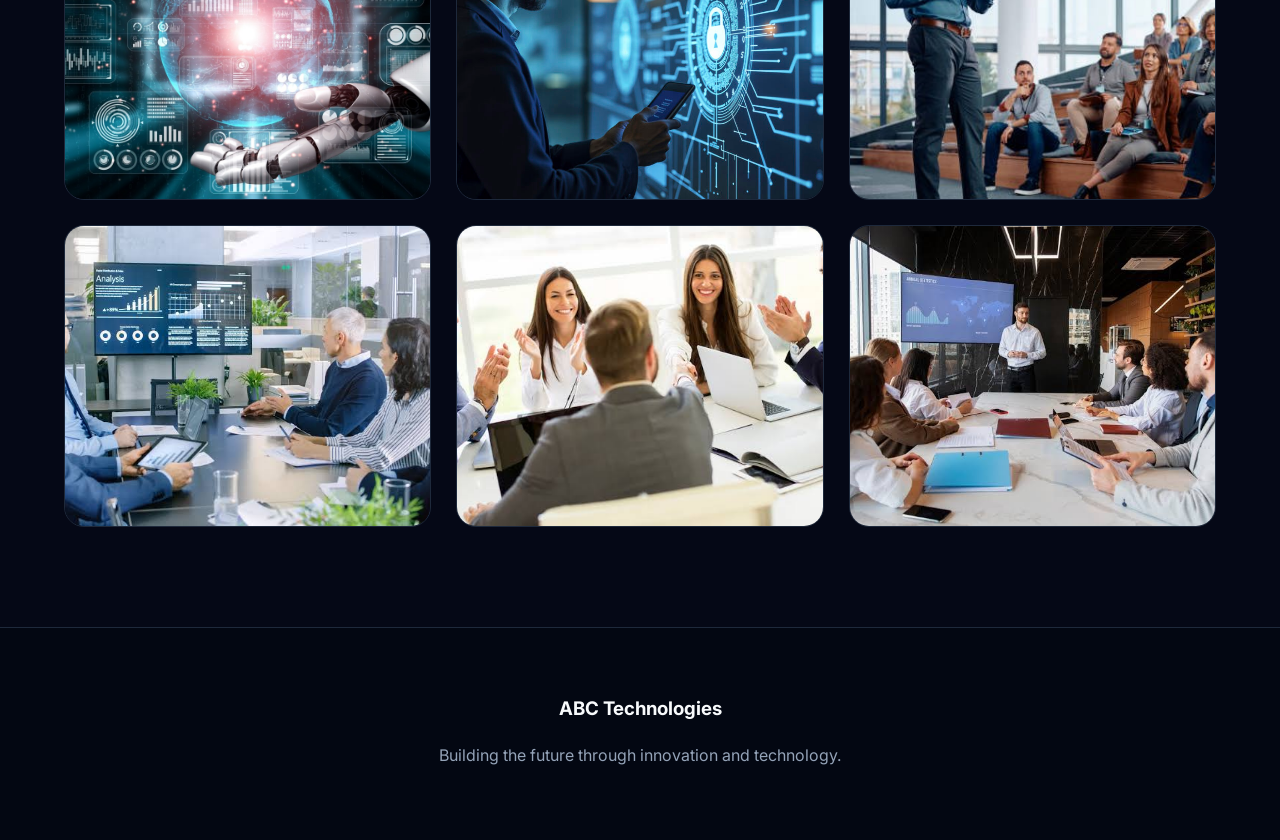
<file: gallery.html>
<!DOCTYPE html>
<html lang="en">

<head>

<meta charset="UTF-8">
<meta name="viewport" content="width=device-width, initial-scale=1.0">

<title>Gallery | ABC Technologies</title>

<link rel="stylesheet" href="css/style.css">

<link rel="stylesheet"
href="https://cdnjs.cloudflare.com/ajax/libs/font-awesome/6.5.1/css/all.min.css">

</head>

<body>

<nav class="navbar">

<div class="nav-container">

<div class="logo">
ABC Technologies
</div>

<ul class="nav-links">
<li><a href="index.html">Home</a></li>
<li><a href="about.html">About</a></li>
<li><a href="services.html">Services</a></li>
<li><a href="careers.html">Careers</a></li>
<li><a href="gallery.html">Gallery</a></li>
<li><a href="contact.html">Contact</a></li>
</ul>

</div>

</nav>

<section class="hero">

<div class="container">

<div class="hero-content">

<h1>Innovation In Action</h1>

<p>
Explore our workspaces, technology initiatives,
client engagements and innovation culture.
</p>

</div>

</div>

</section>

<section>

<div class="container">

<div class="section-title">

<h2>Company Gallery</h2>

<p>
A glimpse into life at ABC Technologies.
</p>

</div>

<div class="gallery-grid">

<div class="gallery-item">
<img src="images/office.jpg" alt="Office">
</div>

<div class="gallery-item">
<img src="images/team.jpg" alt="Team">
</div>

<div class="gallery-item">
<img src="images/cloud.jpg" alt="Cloud">
</div>

<div class="gallery-item">
<img src="images/ai.jpg" alt="AI">
</div>

<div class="gallery-item">
<img src="images/cybersecurity.jpg" alt="Cybersecurity">
</div>

<div class="gallery-item">
<img src="images/leader1.jpg" alt="Innovation">
</div>

<div class="gallery-item">
<img src="images/about-banner.jpg" alt="Office">
</div>

<div class="gallery-item">
<img src="images/leader2.jpg" alt="Office">
</div>

<div class="gallery-item">
<img src="images/leader3.jpg" alt="Team">
</div>

</div>

</div>

</section>

<footer class="footer">

<div class="container">

<h3>ABC Technologies</h3>

<br>

<p>
Building the future through innovation and technology.
</p>

</div>

</footer>

</body>

</html>
</file>
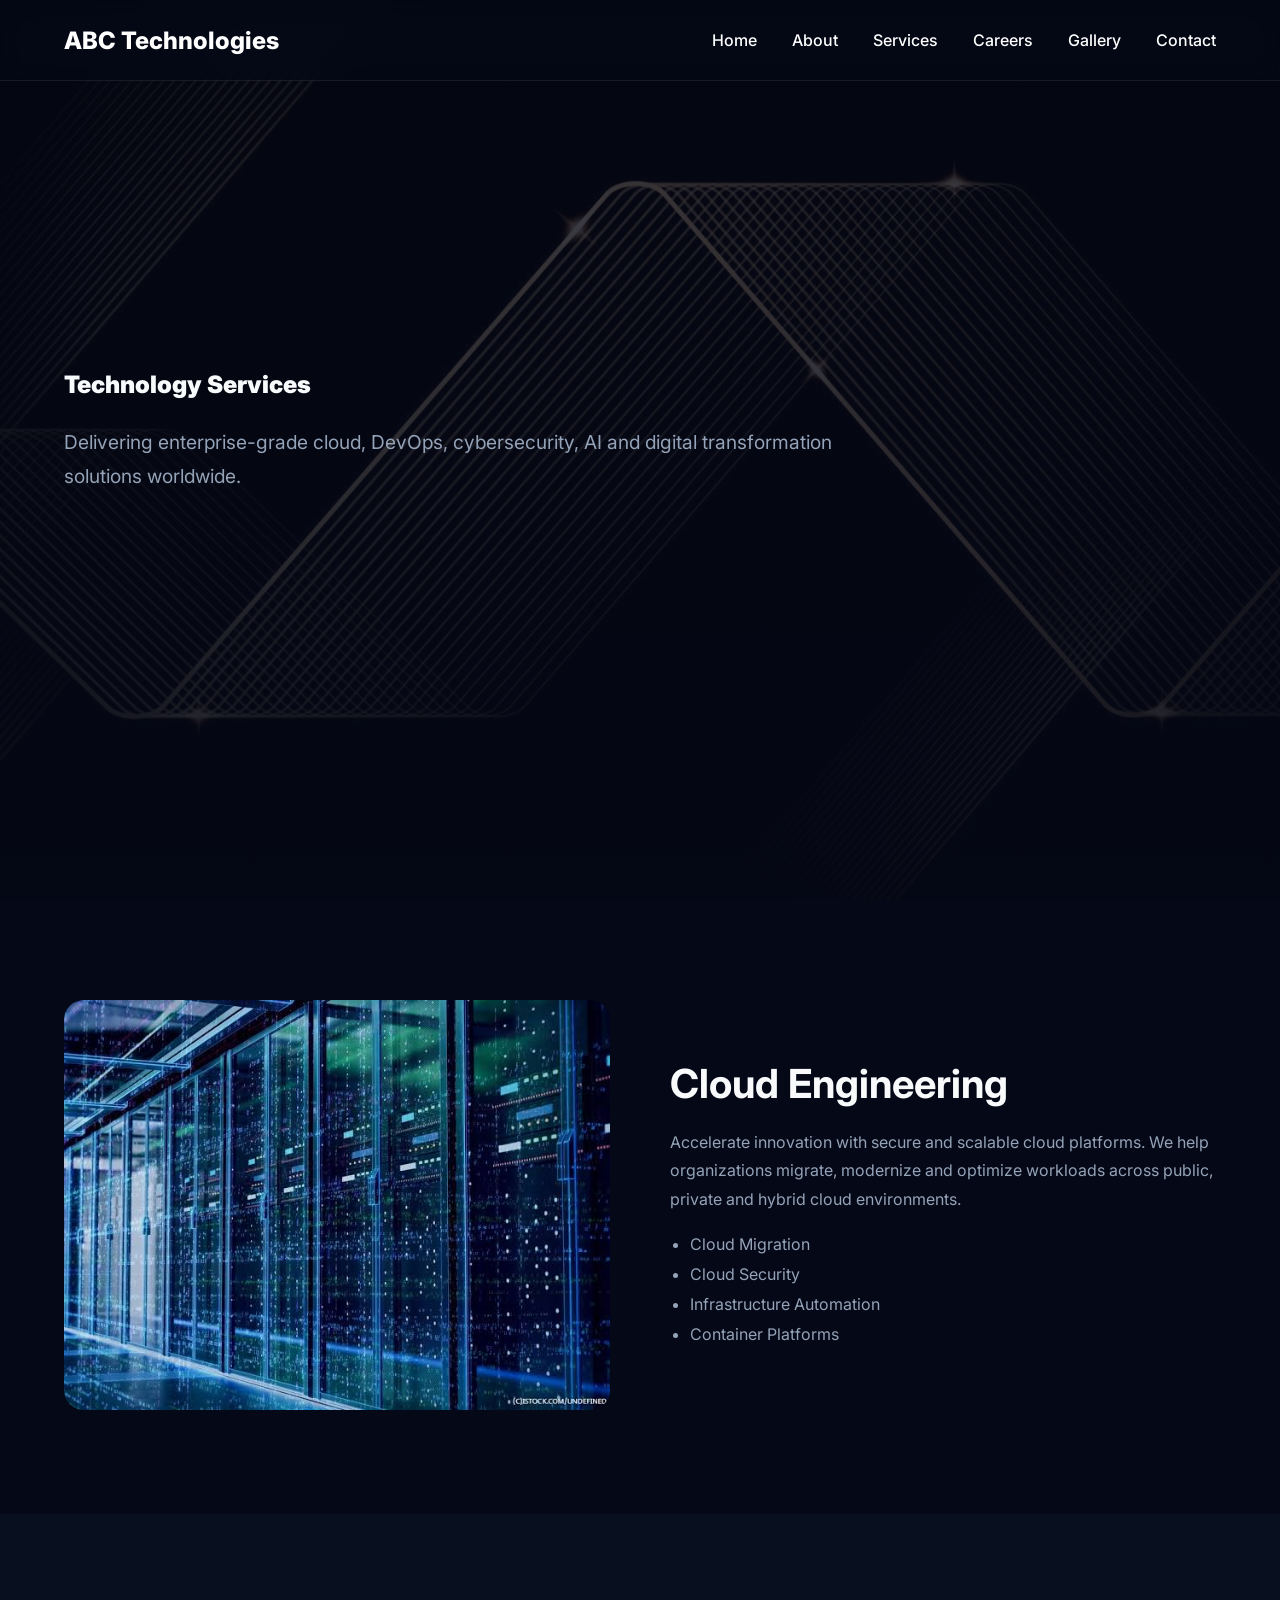
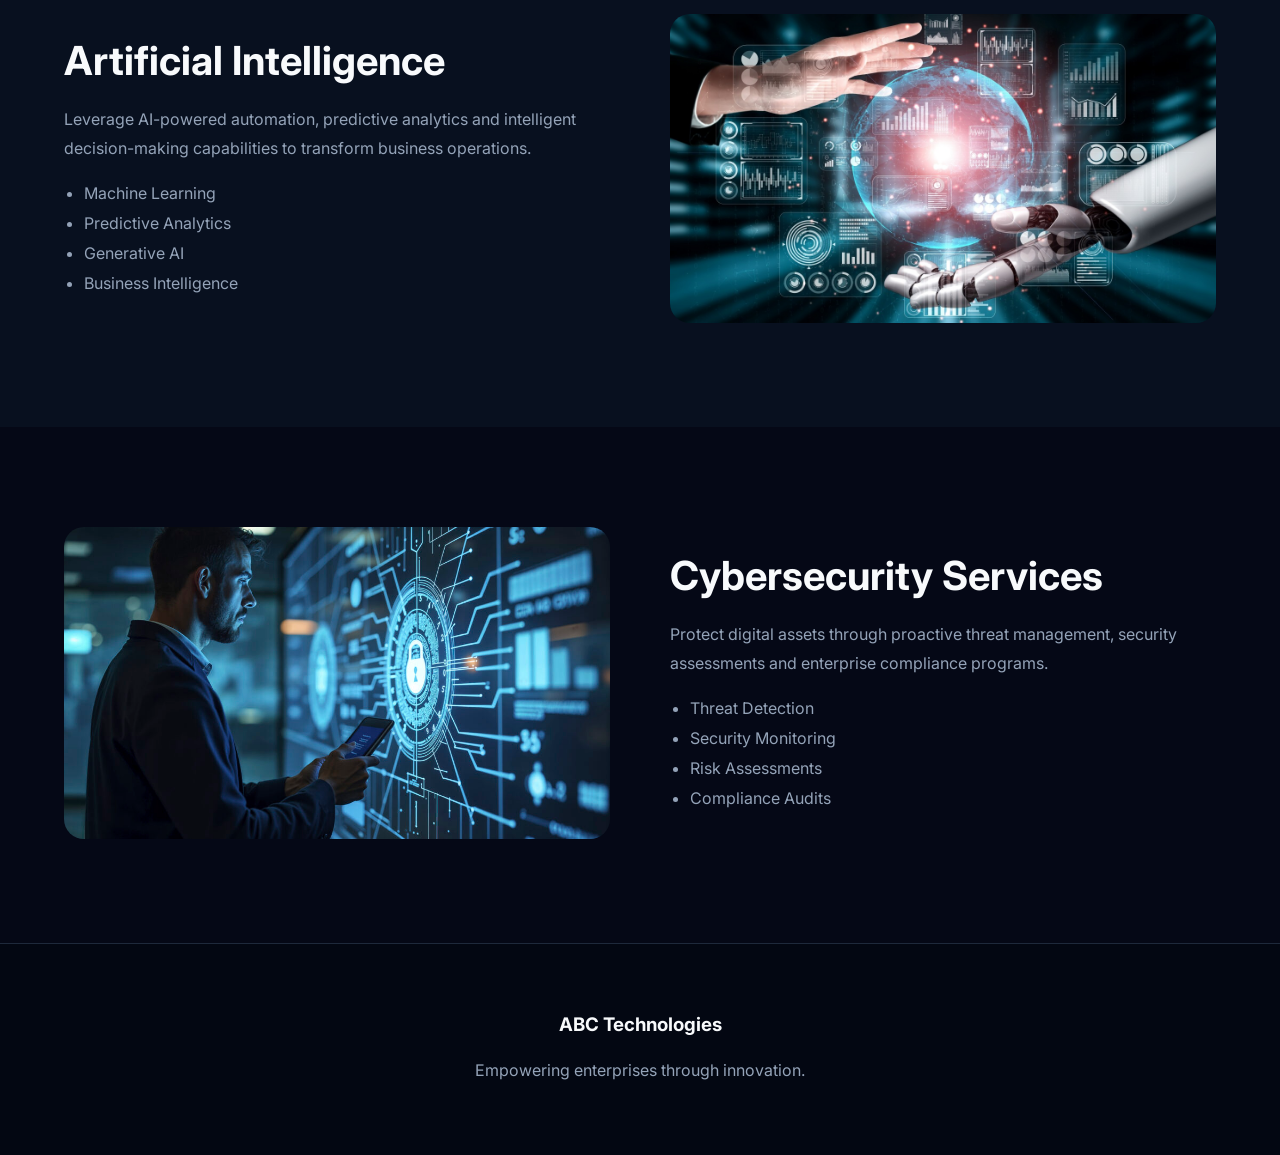
<file: services.html>
<!DOCTYPE html>
<html lang="en">

<head>

<meta charset="UTF-8">
<meta name="viewport" content="width=device-width, initial-scale=1.0">

<title>Services | ABC Technologies</title>

<link rel="stylesheet" href="css/style.css">

<link rel="stylesheet"
href="https://cdnjs.cloudflare.com/ajax/libs/font-awesome/6.5.1/css/all.min.css">

</head>

<body>

<nav class="navbar">

<div class="nav-container">

<div class="logo">
ABC Technologies
</div>

<ul class="nav-links">
<li><a href="index.html">Home</a></li>
<li><a href="about.html">About</a></li>
<li><a href="services.html">Services</a></li>
<li><a href="careers.html">Careers</a></li>
<li><a href="gallery.html">Gallery</a></li>
<li><a href="contact.html">Contact</a></li>
</ul>

</div>

</nav>

<section class="hero">

<div class="container">

<div class="hero-content">

<h1>Technology Services</h1>

<p>
Delivering enterprise-grade cloud, DevOps,
cybersecurity, AI and digital transformation
solutions worldwide.
</p>

</div>

</div>

</section>

<!-- CLOUD -->

<section>

<div class="container">

<div class="service-row">

<div class="service-image">
<img src="images/cloud.jpg">
</div>

<div class="service-text">

<h2>Cloud Engineering</h2>

<p>
Accelerate innovation with secure and scalable
cloud platforms. We help organizations migrate,
modernize and optimize workloads across public,
private and hybrid cloud environments.
</p>

<ul>
<li>Cloud Migration</li>
<li>Cloud Security</li>
<li>Infrastructure Automation</li>
<li>Container Platforms</li>
</ul>

</div>

</div>

</div>

</section>

<!-- AI -->

<section class="industries">

<div class="container">

<div class="service-row reverse">

<div class="service-image">
<img src="images/ai.jpg">
</div>

<div class="service-text">

<h2>Artificial Intelligence</h2>

<p>
Leverage AI-powered automation, predictive
analytics and intelligent decision-making
capabilities to transform business operations.
</p>

<ul>
<li>Machine Learning</li>
<li>Predictive Analytics</li>
<li>Generative AI</li>
<li>Business Intelligence</li>
</ul>

</div>

</div>

</div>

</section>

<!-- CYBER -->

<section>

<div class="container">

<div class="service-row">

<div class="service-image">
<img src="images/cybersecurity.jpg">
</div>

<div class="service-text">

<h2>Cybersecurity Services</h2>

<p>
Protect digital assets through proactive threat
management, security assessments and enterprise
compliance programs.
</p>

<ul>
<li>Threat Detection</li>
<li>Security Monitoring</li>
<li>Risk Assessments</li>
<li>Compliance Audits</li>
</ul>

</div>

</div>

</div>

</section>

<footer class="footer">

<div class="container">

<h3>ABC Technologies</h3>

<br>

<p>
Empowering enterprises through innovation.
</p>

</div>

</footer>

</body>

</html>
</file>
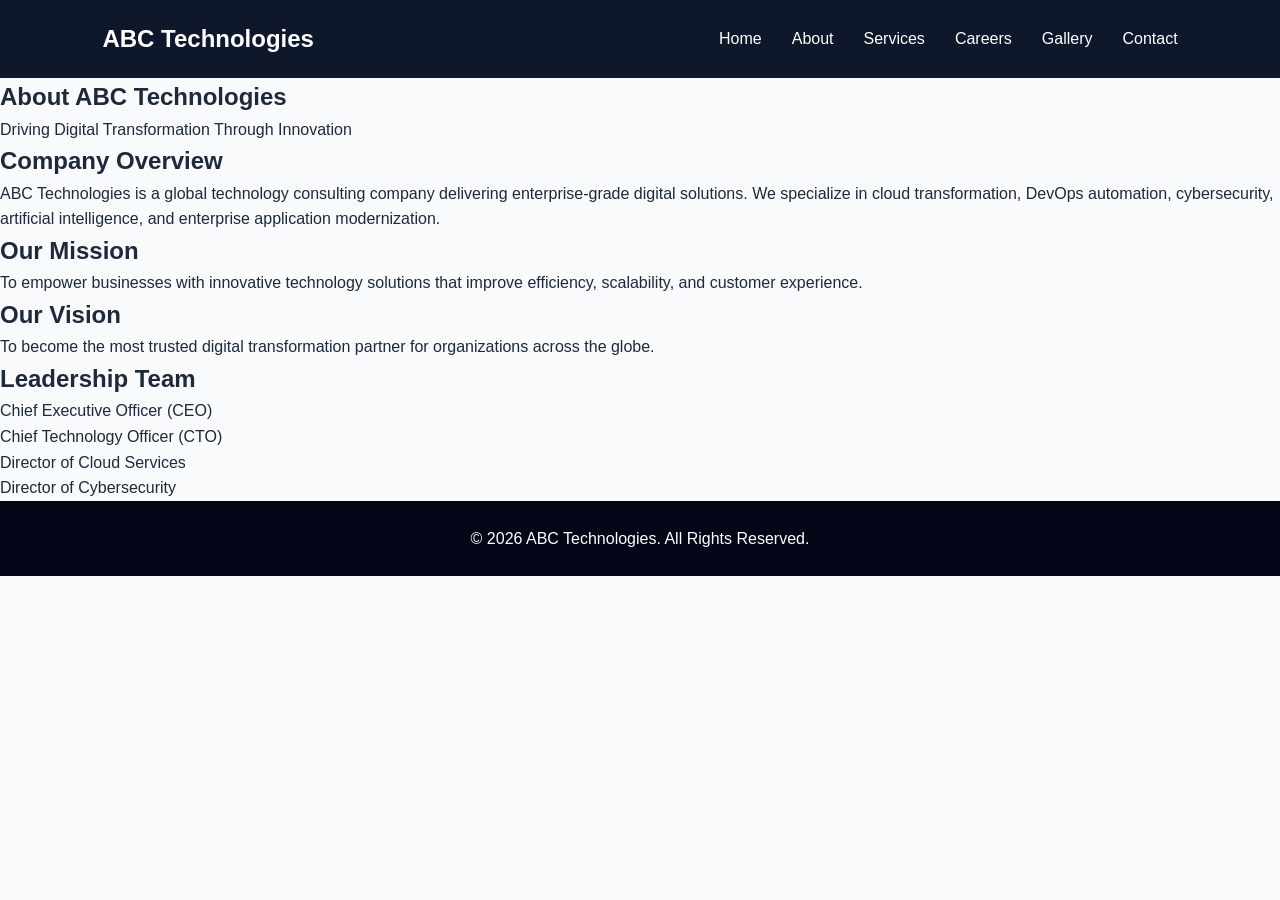
<file: backup/about.html>
<!DOCTYPE html>
<html lang="en">

<head>
    <meta charset="UTF-8">
    <meta name="viewport" content="width=device-width, initial-scale=1.0">
    <title>About Us | ABC Technologies</title>
    <link rel="stylesheet" href="css/style.css">
    <link rel="stylesheet"
href="https://cdnjs.cloudflare.com/ajax/libs/font-awesome/6.5.1/css/all.min.css">
</head>

<body>

    <header>
        <nav class="navbar">
            <div class="logo">ABC Technologies</div>

            <ul class="nav-links">
                <li><a href="index.html">Home</a></li>
                <li><a href="about.html">About</a></li>
                <li><a href="services.html">Services</a></li>
                <li><a href="careers.html">Careers</a></li>
                <li><a href="gallery.html">Gallery</a></li>
                <li><a href="contact.html">Contact</a></li>
            </ul>
        </nav>
    </header>

    <section class="page-banner">
        <h1>About ABC Technologies</h1>
        <p>Driving Digital Transformation Through Innovation</p>
    </section>

    <section class="content-section">

        <h2>Company Overview</h2>

        <p>
            ABC Technologies is a global technology consulting company delivering
            enterprise-grade digital solutions. We specialize in cloud
            transformation, DevOps automation, cybersecurity, artificial
            intelligence, and enterprise application modernization.
        </p>

        <h2>Our Mission</h2>

        <p>
            To empower businesses with innovative technology solutions that
            improve efficiency, scalability, and customer experience.
        </p>

        <h2>Our Vision</h2>

        <p>
            To become the most trusted digital transformation partner for
            organizations across the globe.
        </p>

        <h2>Leadership Team</h2>

        <ul>
            <li>Chief Executive Officer (CEO)</li>
            <li>Chief Technology Officer (CTO)</li>
            <li>Director of Cloud Services</li>
            <li>Director of Cybersecurity</li>
        </ul>

    </section>

    <footer>
        <p>© 2026 ABC Technologies. All Rights Reserved.</p>
    </footer>
<script src="js/script.js"></script>
</body>

</html>
</file>
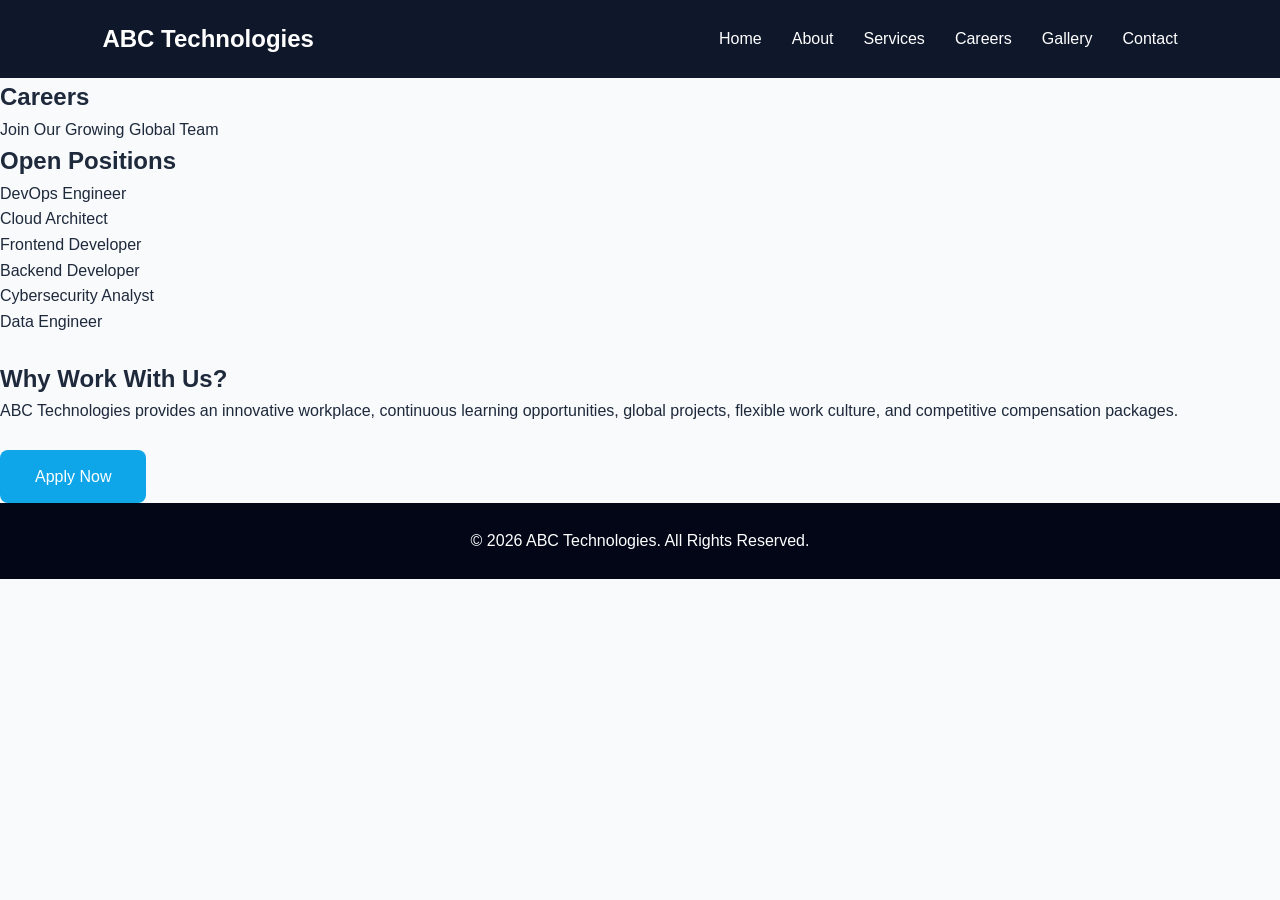
<file: backup/careers.html>
<!DOCTYPE html>
<html lang="en">

<head>
<meta charset="UTF-8">
<meta name="viewport" content="width=device-width, initial-scale=1.0">
<title>Careers | ABC Technologies</title>
<link rel="stylesheet" href="css/style.css">
<link rel="stylesheet"
href="https://cdnjs.cloudflare.com/ajax/libs/font-awesome/6.5.1/css/all.min.css">
</head>

<body>

<header>
<nav class="navbar">

<div class="logo">ABC Technologies</div>

<ul class="nav-links">
<li><a href="index.html">Home</a></li>
<li><a href="about.html">About</a></li>
<li><a href="services.html">Services</a></li>
<li><a href="careers.html">Careers</a></li>
<li><a href="gallery.html">Gallery</a></li>
<li><a href="contact.html">Contact</a></li>
</ul>

</nav>
</header>

<section class="page-banner">

<h1>Careers</h1>

<p>Join Our Growing Global Team</p>

</section>

<section class="content-section">

<h2>Open Positions</h2>

<ul>
<li>DevOps Engineer</li>
<li>Cloud Architect</li>
<li>Frontend Developer</li>
<li>Backend Developer</li>
<li>Cybersecurity Analyst</li>
<li>Data Engineer</li>
</ul>

<br>

<h2>Why Work With Us?</h2>

<p>
ABC Technologies provides an innovative workplace, continuous
learning opportunities, global projects, flexible work culture,
and competitive compensation packages.
</p>

<br>

<a href="contact.html" class="btn">
Apply Now
</a>

</section>

<footer>
<p>© 2026 ABC Technologies. All Rights Reserved.</p>
</footer>
<script src="js/script.js"></script>
</body>

</html>
</file>
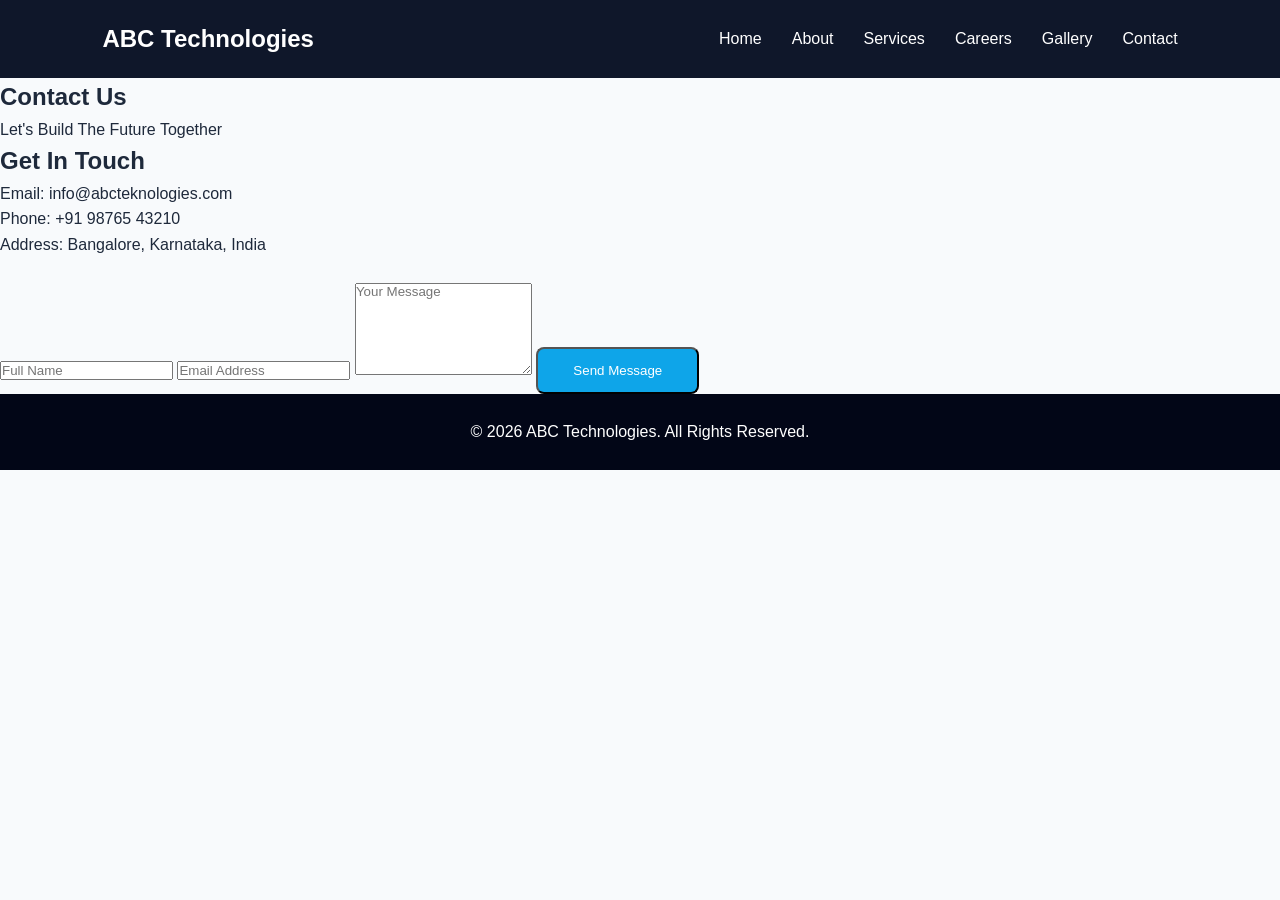
<file: backup/contact.html>
<!DOCTYPE html>
<html lang="en">

<head>
<meta charset="UTF-8">
<meta name="viewport" content="width=device-width, initial-scale=1.0">
<title>Contact | ABC Technologies</title>
<link rel="stylesheet" href="css/style.css">
<link rel="stylesheet"
href="https://cdnjs.cloudflare.com/ajax/libs/font-awesome/6.5.1/css/all.min.css">
</head>

<body>

<header>
<nav class="navbar">

<div class="logo">ABC Technologies</div>

<ul class="nav-links">
<li><a href="index.html">Home</a></li>
<li><a href="about.html">About</a></li>
<li><a href="services.html">Services</a></li>
<li><a href="careers.html">Careers</a></li>
<li><a href="gallery.html">Gallery</a></li>
<li><a href="contact.html">Contact</a></li>
</ul>

</nav>
</header>

<section class="page-banner">
<h1>Contact Us</h1>
<p>Let's Build The Future Together</p>
</section>

<section class="content-section">

<h2>Get In Touch</h2>

<p>Email: info@abcteknologies.com</p>

<p>Phone: +91 98765 43210</p>

<p>Address: Bangalore, Karnataka, India</p>

<br>

<form class="contact-form">

<input type="text" placeholder="Full Name" required>

<input type="email" placeholder="Email Address" required>

<textarea rows="6" placeholder="Your Message"></textarea>

<button class="btn">Send Message</button>

</form>

</section>

<footer>
<p>© 2026 ABC Technologies. All Rights Reserved.</p>
</footer>
<script src="js/script.js"></script>
</body>

</html>
</file>
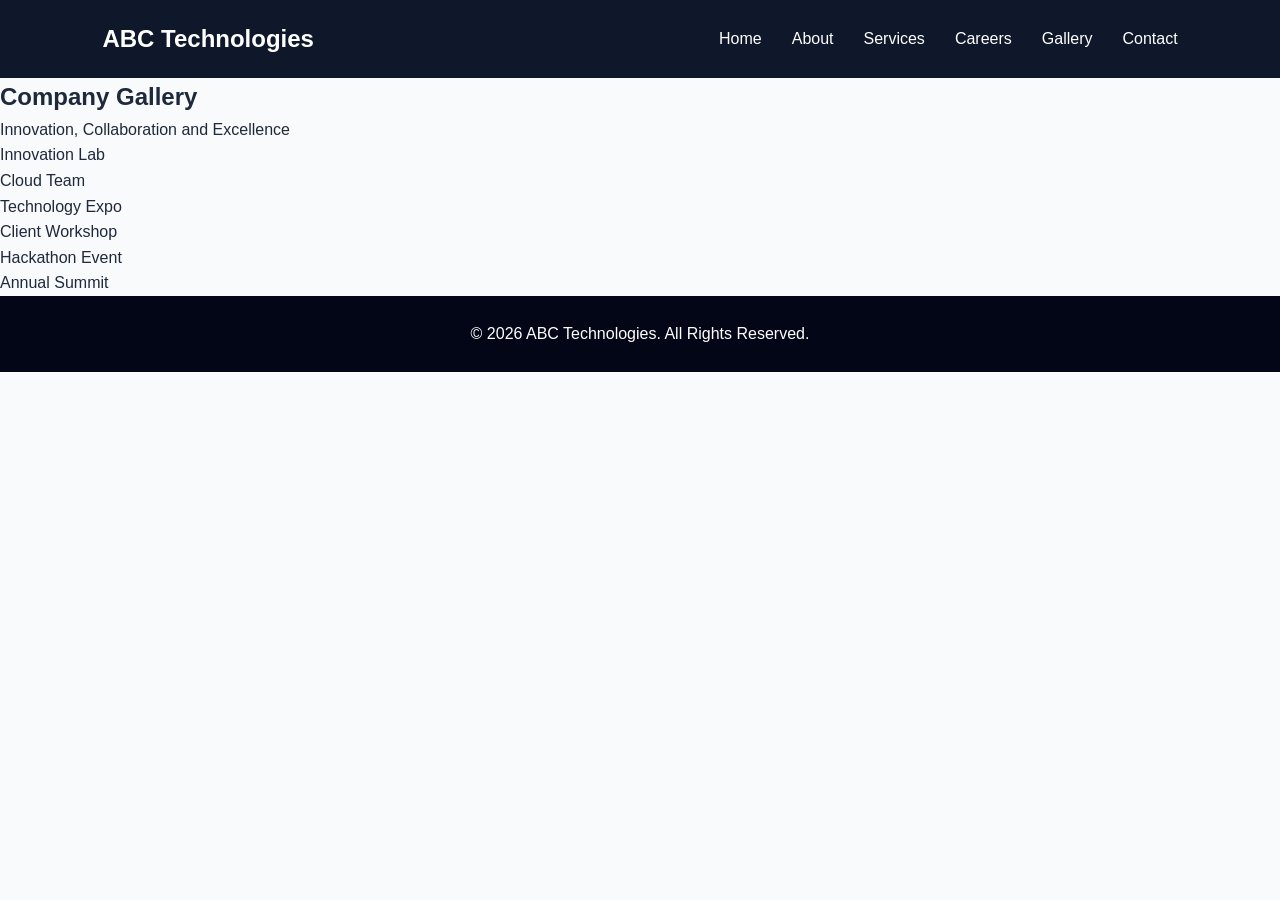
<file: backup/gallery.html>
<!DOCTYPE html>
<html lang="en">

<head>
<meta charset="UTF-8">
<meta name="viewport" content="width=device-width, initial-scale=1.0">
<title>Gallery | ABC Technologies</title>
<link rel="stylesheet" href="css/style.css">
<link rel="stylesheet"
href="https://cdnjs.cloudflare.com/ajax/libs/font-awesome/6.5.1/css/all.min.css">
</head>

<body>

<header>
<nav class="navbar">

<div class="logo">ABC Technologies</div>

<ul class="nav-links">
<li><a href="index.html">Home</a></li>
<li><a href="about.html">About</a></li>
<li><a href="services.html">Services</a></li>
<li><a href="careers.html">Careers</a></li>
<li><a href="gallery.html">Gallery</a></li>
<li><a href="contact.html">Contact</a></li>
</ul>

</nav>
</header>

<section class="page-banner">
<h1>Company Gallery</h1>
<p>Innovation, Collaboration and Excellence</p>
</section>

<section class="content-section">

<div class="gallery-grid">

<div class="gallery-item">Innovation Lab</div>

<div class="gallery-item">Cloud Team</div>

<div class="gallery-item">Technology Expo</div>

<div class="gallery-item">Client Workshop</div>

<div class="gallery-item">Hackathon Event</div>

<div class="gallery-item">Annual Summit</div>

</div>

</section>

<footer>
<p>© 2026 ABC Technologies. All Rights Reserved.</p>
</footer>
<script src="js/script.js"></script>
</body>

</html>
</file>
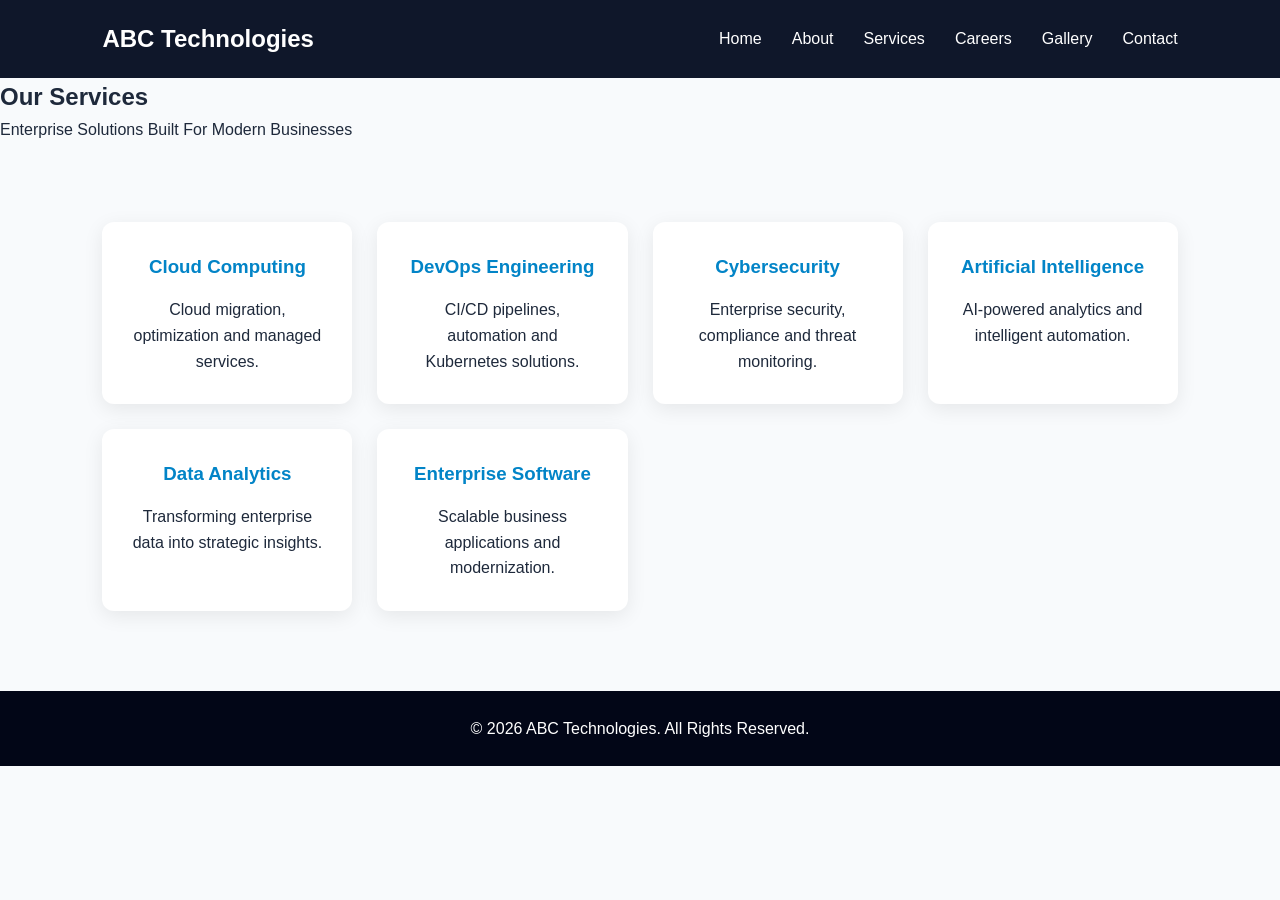
<file: backup/services.html>
<!DOCTYPE html>
<html lang="en">

<head>
    <meta charset="UTF-8">
    <meta name="viewport" content="width=device-width, initial-scale=1.0">
    <title>Services | ABC Technologies</title>
    <link rel="stylesheet" href="css/style.css">
    <link rel="stylesheet"
href="https://cdnjs.cloudflare.com/ajax/libs/font-awesome/6.5.1/css/all.min.css">
</head>

<body>

<header>
<nav class="navbar">

<div class="logo">ABC Technologies</div>

<ul class="nav-links">
<li><a href="index.html">Home</a></li>
<li><a href="about.html">About</a></li>
<li><a href="services.html">Services</a></li>
<li><a href="careers.html">Careers</a></li>
<li><a href="gallery.html">Gallery</a></li>
<li><a href="contact.html">Contact</a></li>
</ul>

</nav>
</header>

<section class="page-banner">
<h1>Our Services</h1>
<p>Enterprise Solutions Built For Modern Businesses</p>
</section>

<section class="services-preview">

<div class="service-grid">

<div class="service-card">
<h3>Cloud Computing</h3>
<p>Cloud migration, optimization and managed services.</p>
</div>

<div class="service-card">
<h3>DevOps Engineering</h3>
<p>CI/CD pipelines, automation and Kubernetes solutions.</p>
</div>

<div class="service-card">
<h3>Cybersecurity</h3>
<p>Enterprise security, compliance and threat monitoring.</p>
</div>

<div class="service-card">
<h3>Artificial Intelligence</h3>
<p>AI-powered analytics and intelligent automation.</p>
</div>

<div class="service-card">
<h3>Data Analytics</h3>
<p>Transforming enterprise data into strategic insights.</p>
</div>

<div class="service-card">
<h3>Enterprise Software</h3>
<p>Scalable business applications and modernization.</p>
</div>

</div>

</section>

<footer>
<p>© 2026 ABC Technologies. All Rights Reserved.</p>
</footer>
<script src="js/script.js"></script>
</body>

</html>
</file>
<file: css/style.css>
/* =====================================
   ABC TECHNOLOGIES - DARK PREMIUM THEME
===================================== */

@import url('https://fonts.googleapis.com/css2?family=Inter:wght@300;400;500;600;700;800;900&display=swap');

:root{
    --bg:#050816;
    --card:#0b1120;
    --card-hover:#111827;
    --primary:#3b82f6;
    --secondary:#60a5fa;
    --text:#f8fafc;
    --muted:#94a3b8;
    --border:#1e293b;
}

*{
    margin:0;
    padding:0;
    box-sizing:border-box;
}

html{
    scroll-behavior:smooth;
}

body{
    font-family:'Inter',sans-serif;
    background:var(--bg);
    color:var(--text);
    overflow-x:hidden;
}

.container{
    width:90%;
    max-width:1400px;
    margin:auto;
}

section{
    padding:100px 0;
}

h1,h2,h3,h4{
    line-height:1.2;
}

p{
    color:var(--muted);
    line-height:1.8;
}

a{
    text-decoration:none;
}

.btn{
    display:inline-block;
    padding:14px 30px;
    background:var(--primary);
    color:white;
    border-radius:10px;
    transition:.3s;
    font-weight:600;
}

.btn:hover{
    transform:translateY(-3px);
    background:#2563eb;
}

.section-title{
    text-align:center;
    margin-bottom:70px;
}

.section-title h2{
    font-size:3rem;
    margin-bottom:15px;
}
/* NAVBAR */

.navbar{
    position:fixed;
    width:100%;
    top:0;
    z-index:1000;

    backdrop-filter:blur(12px);

    background:rgba(5,8,22,.75);

    border-bottom:1px solid rgba(255,255,255,.08);
}

.nav-container{
    width:90%;
    max-width:1400px;

    margin:auto;

    display:flex;

    justify-content:space-between;

    align-items:center;

    height:80px;
}

.logo{
    font-size:1.5rem;
    font-weight:800;
    color:white;
}

.nav-links{
    display:flex;
    gap:35px;
    list-style:none;
}

.nav-links a{
    color:white;
    font-weight:500;
}

.nav-links a:hover{
    color:var(--secondary);
}
/* HERO */

.hero{

    min-height:100vh;

    background:
    linear-gradient(
    rgba(5,8,22,.75),
    rgba(5,8,22,.90)
    ),
    url("../images/hero.jpg");

    background-size:cover;
    background-position:center;

    display:flex;
    align-items:center;
}

.hero-content{
    max-width:850px;
}

.hero-content h1{

    .hero-content h1{
    font-size:clamp(2.8rem,6vw,5rem);
}

    margin-bottom:25px;

    font-weight:900;
}

.hero-content p{

    font-size:1.2rem;

    margin-bottom:35px;
}
/* =====================
   METRICS
===================== */

.metrics{
    background:#08101f;
}

.metrics-grid{
    display:grid;
    grid-template-columns:repeat(auto-fit,minmax(220px,1fr));
    gap:25px;
}

.metric-card{
    background:var(--card);
    padding:40px;
    border-radius:18px;
    text-align:center;
    border:1px solid var(--border);
}

.metric-card h3{
    font-size:3rem;
    color:var(--secondary);
    margin-bottom:10px;
}

/* =====================
   SERVICES
===================== */

.services-grid{
    display:grid;
    grid-template-columns:repeat(auto-fit,minmax(280px,1fr));
    gap:30px;
}

.service-box{
    background:var(--card);
    border:1px solid var(--border);
    padding:35px;
    border-radius:18px;
    transition:.3s;
}

.service-box:hover{
    transform:translateY(-8px);
}

.service-box i{
    font-size:3rem;
    color:var(--secondary);
    margin-bottom:20px;
}

.service-box h3{
    margin-bottom:15px;
}

/* =====================
   INDUSTRIES
===================== */

.industries{
    background:#08101f;
}

.industry-grid{
    display:grid;
    grid-template-columns:repeat(auto-fit,minmax(220px,1fr));
    gap:25px;
}

.industry-card{
    background:var(--card);
    padding:30px;
    border-radius:18px;
    text-align:center;
    border:1px solid var(--border);
}

.industry-card i{
    font-size:2.5rem;
    margin-bottom:15px;
    color:var(--secondary);
}

/* =====================
   FOOTER
===================== */

.footer{
    background:#030712;
    padding:70px 0;
    text-align:center;
    border-top:1px solid var(--border);
}
.leader-grid{
    display:grid;
    grid-template-columns:repeat(auto-fit,minmax(300px,1fr));
    gap:30px;
}

.leader-card{
    background:var(--card);
    border-radius:20px;
    overflow:hidden;
    border:1px solid var(--border);
}

.leader-card img{
    width:100%;
    height:350px;
    object-fit:cover;
}

.leader-info{
    padding:25px;
    text-align:center;
}

.leader-info h3{
    margin-bottom:10px;
}
/* SERVICES PAGE */

.service-row{
    display:grid;
    grid-template-columns:1fr 1fr;
    gap:60px;
    align-items:center;
}

.service-image img{
    width:100%;
    border-radius:20px;
}

.service-text h2{
    font-size:2.5rem;
    margin-bottom:20px;
}

.service-text ul{
    margin-top:20px;
    padding-left:20px;
}

.service-text li{
    margin-bottom:10px;
    color:var(--muted);
}

.reverse .service-image{
    order:2;
}

.reverse .service-text{
    order:1;
}

@media(max-width:900px){

.service-row{
    grid-template-columns:1fr;
}

.reverse .service-image,
.reverse .service-text{
    order:unset;
}

}
/* CAREERS */

.benefits-grid{
    display:grid;
    grid-template-columns:repeat(auto-fit,minmax(250px,1fr));
    gap:25px;
}

.benefit-card{
    background:var(--card);
    border:1px solid var(--border);
    border-radius:20px;
    padding:35px;
    text-align:center;
}

.benefit-card i{
    font-size:3rem;
    color:var(--secondary);
    margin-bottom:20px;
}

.career-banner img{
    width:100%;
    border-radius:20px;
}

.jobs-grid{
    display:grid;
    grid-template-columns:repeat(auto-fit,minmax(280px,1fr));
    gap:25px;
}

.job-card{
    background:var(--card);
    border:1px solid var(--border);
    border-radius:20px;
    padding:30px;
}

.job-card h3{
    margin-bottom:10px;
}

.job-card p{
    margin-bottom:20px;
}
/* GALLERY */

.gallery-grid{
    display:grid;
    grid-template-columns:repeat(auto-fit,minmax(300px,1fr));
    gap:25px;
}

.gallery-item{
    overflow:hidden;
    border-radius:20px;
    border:1px solid var(--border);
}

.gallery-item img{
    width:100%;
    height:300px;
    object-fit:cover;
    transition:.5s;
    display:block;
}

.gallery-item:hover img{
    transform:scale(1.08);
}
/* CONTACT PAGE */

.contact-wrapper{
    display:grid;
    grid-template-columns:2fr 1fr;
    gap:40px;
}

.contact-form-container{
    background:var(--card);
    padding:35px;
    border-radius:20px;
    border:1px solid var(--border);
}

.contact-form{
    display:flex;
    flex-direction:column;
    gap:20px;
}

.contact-form input,
.contact-form textarea{
    background:#111827;
    border:1px solid var(--border);
    color:white;
    padding:15px;
    border-radius:10px;
}

.contact-info{
    background:var(--card);
    padding:35px;
    border-radius:20px;
    border:1px solid var(--border);
}

.contact-info h3{
    margin-bottom:15px;
}

.social-links{
    display:flex;
    gap:20px;
}

.social-links a{
    color:var(--secondary);
    font-size:1.5rem;
}

.map-container iframe{
    width:100%;
    height:450px;
    border:none;
    border-radius:20px;
}

@media(max-width:900px){

.contact-wrapper{
    grid-template-columns:1fr;
}

}
</file>
<file: backup/css/style.css>
*{
    margin:0;
    padding:0;
    box-sizing:border-box;
    font-family:'Poppins',sans-serif;
}

html{
    scroll-behavior:smooth;
}

body{
    background:#f8fafc;
    color:#1e293b;
    line-height:1.6;
}

/* NAVBAR */

.navbar{
    display:flex;
    justify-content:space-between;
    align-items:center;
    padding:20px 8%;
    background:#0f172a;
    color:white;
    position:sticky;
    top:0;
    z-index:1000;
}

.logo{
    font-size:1.5rem;
    font-weight:700;
}

.nav-links{
    display:flex;
    list-style:none;
    gap:30px;
}

.nav-links a{
    text-decoration:none;
    color:white;
    transition:.3s;
}

.nav-links a:hover{
    color:#38bdf8;
}

/* HERO */

.hero{
    height:90vh;
    display:flex;
    align-items:center;
    justify-content:center;
    text-align:center;
    color:white;
    background:
linear-gradient(
rgba(15,23,42,.75),
rgba(15,23,42,.75)
),
url("../images/hero.jpg");
    background-position:center;
}

.hero-content{
    width:80%;
    max-width:900px;
}

.hero h1{
    font-size:3.5rem;
    margin-bottom:20px;
    font-weight:800;
}

.hero p{
    font-size:1.2rem;
    margin-bottom:30px;
}

.btn{
    display:inline-block;
    padding:14px 35px;
    background:#0ea5e9;
    color:white;
    text-decoration:none;
    border-radius:8px;
    transition:.3s;
}

.btn:hover{
    background:#0284c7;
}

/* STATS */

.stats{
    display:grid;
    grid-template-columns:repeat(auto-fit,minmax(200px,1fr));
    gap:20px;
    padding:80px 8%;
}

.stat-card{
    background:white;
    text-align:center;
    padding:30px;
    border-radius:12px;
    box-shadow:0 5px 20px rgba(0,0,0,.08);
}

.stat-card h2{
    color:#0284c7;
    font-size:2.5rem;
}

/* SERVICES */

.services-preview{
    padding:80px 8%;
    text-align:center;
}

.services-preview h2{
    margin-bottom:50px;
    font-size:2.5rem;
}

.service-grid{
    display:grid;
    grid-template-columns:repeat(auto-fit,minmax(250px,1fr));
    gap:25px;
}

.service-card{
    background:white;
    padding:30px;
    border-radius:12px;
    box-shadow:0 5px 20px rgba(0,0,0,.08);
    transition:.3s;
}

.service-card:hover{
    transform:translateY(-10px);
}

.service-card h3{
    margin-bottom:15px;
    color:#0284c7;
}

/* WHY US */

.why-us{
    background:#e2e8f0;
    padding:80px 8%;
    text-align:center;
}

.why-us h2{
    margin-bottom:50px;
    font-size:2.5rem;
}

.why-grid{
    display:grid;
    grid-template-columns:repeat(auto-fit,minmax(250px,1fr));
    gap:30px;
}

.why-grid div{
    background:white;
    padding:30px;
    border-radius:12px;
}

/* CTA */

.cta{
    text-align:center;
    padding:100px 8%;
    background:#0f172a;
    color:white;
}

.cta h2{
    font-size:2.8rem;
    margin-bottom:20px;
}

.cta p{
    margin-bottom:30px;
}

/* FOOTER */

footer{
    background:#020617;
    color:white;
    text-align:center;
    padding:25px;
}

/* RESPONSIVE */

@media(max-width:768px){

    .navbar{
        flex-direction:column;
        gap:20px;
    }

    .nav-links{
        flex-wrap:wrap;
        justify-content:center;
    }

    .hero h1{
        font-size:2.3rem;
    }

    .hero p{
        font-size:1rem;
    }
}
.clients{
    padding:80px 8%;
    text-align:center;
}

.clients h2{
    margin-bottom:40px;
}

.client-grid{
    display:grid;
    grid-template-columns:repeat(auto-fit,minmax(220px,1fr));
    gap:20px;
}

.client-card{
    background:white;
    padding:25px;
    border-radius:12px;
    box-shadow:0 5px 20px rgba(0,0,0,.08);
    font-weight:600;
}

.service-card i{
    font-size:3rem;
    color:#0284c7;
    margin-bottom:20px;
}

.testimonials{
    padding:80px 8%;
    text-align:center;
    background:#f1f5f9;
}

.testimonial-grid{
    display:grid;
    grid-template-columns:repeat(auto-fit,minmax(300px,1fr));
    gap:25px;
    margin-top:40px;
}

.testimonial-card{
    background:white;
    padding:30px;
    border-radius:12px;
    box-shadow:0 5px 20px rgba(0,0,0,.08);
}

.testimonial-card h4{
    margin-top:20px;
    color:#0284c7;
}
</file>
